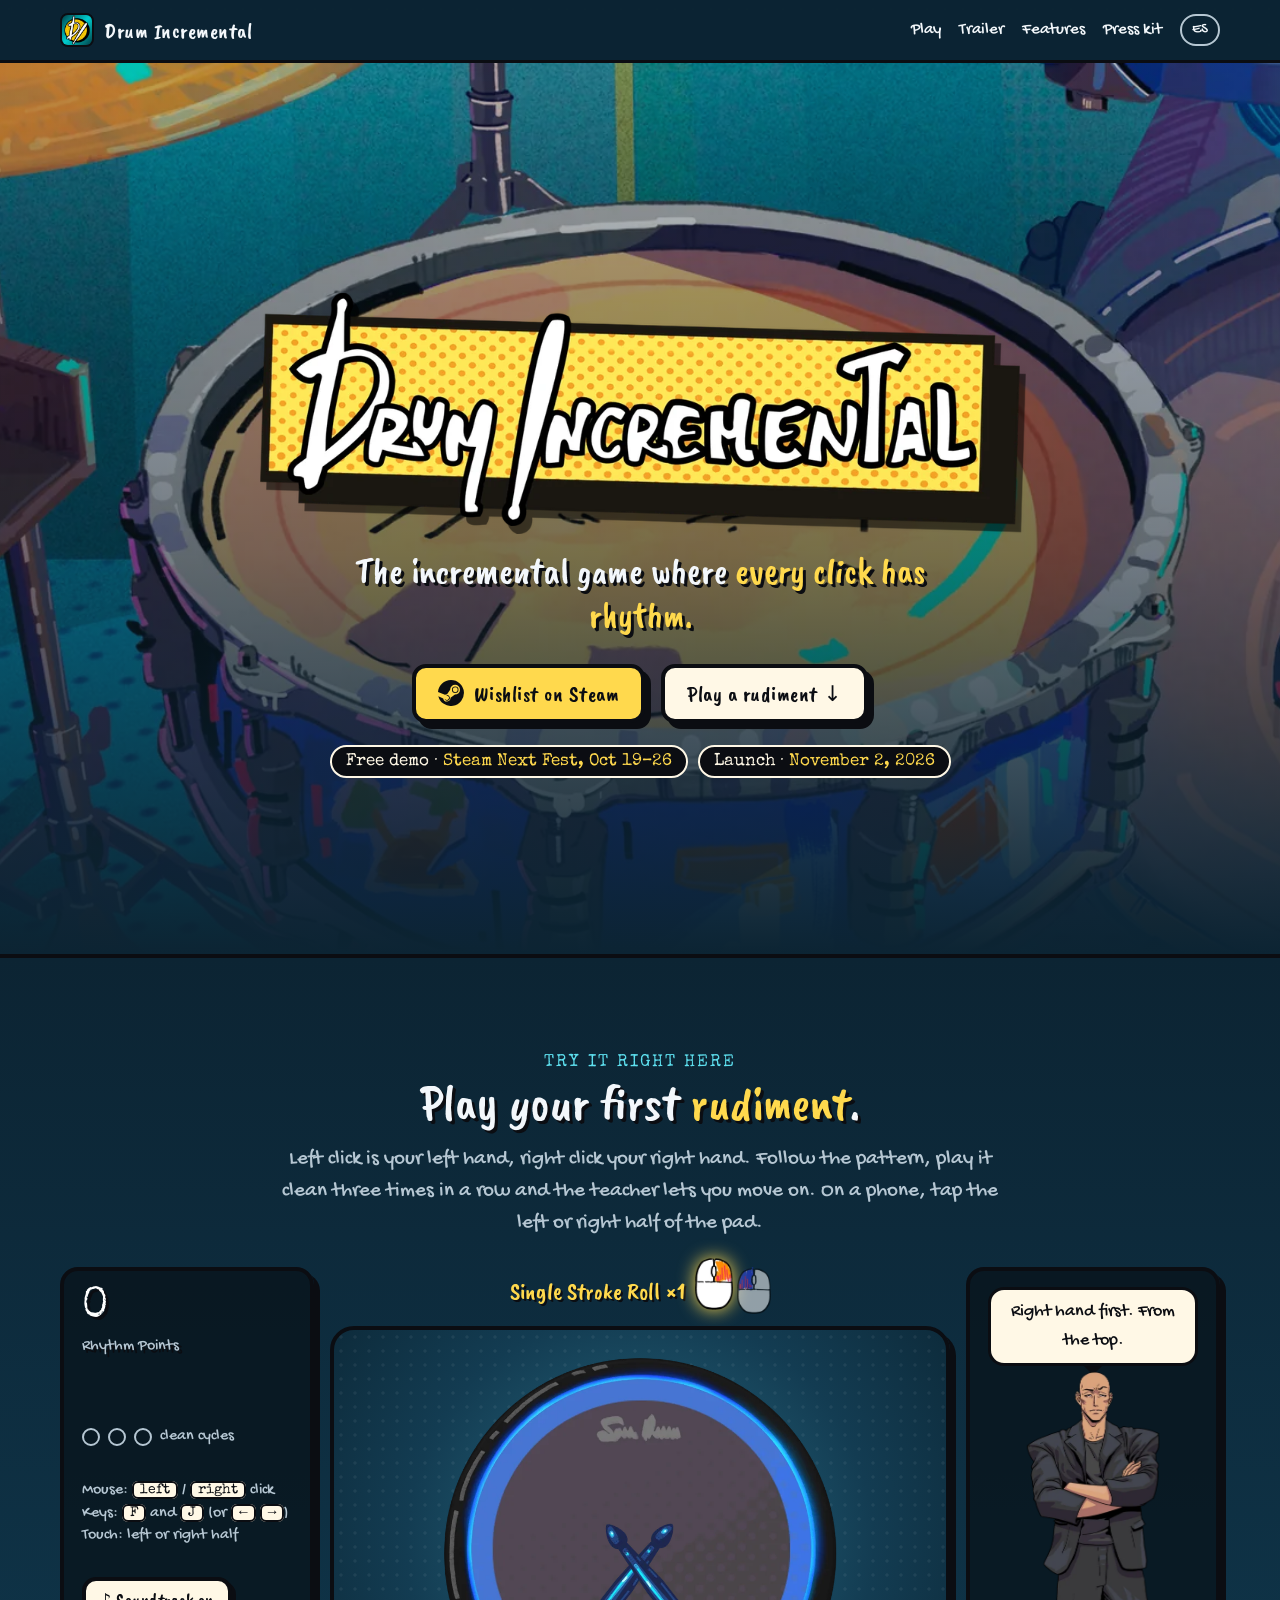
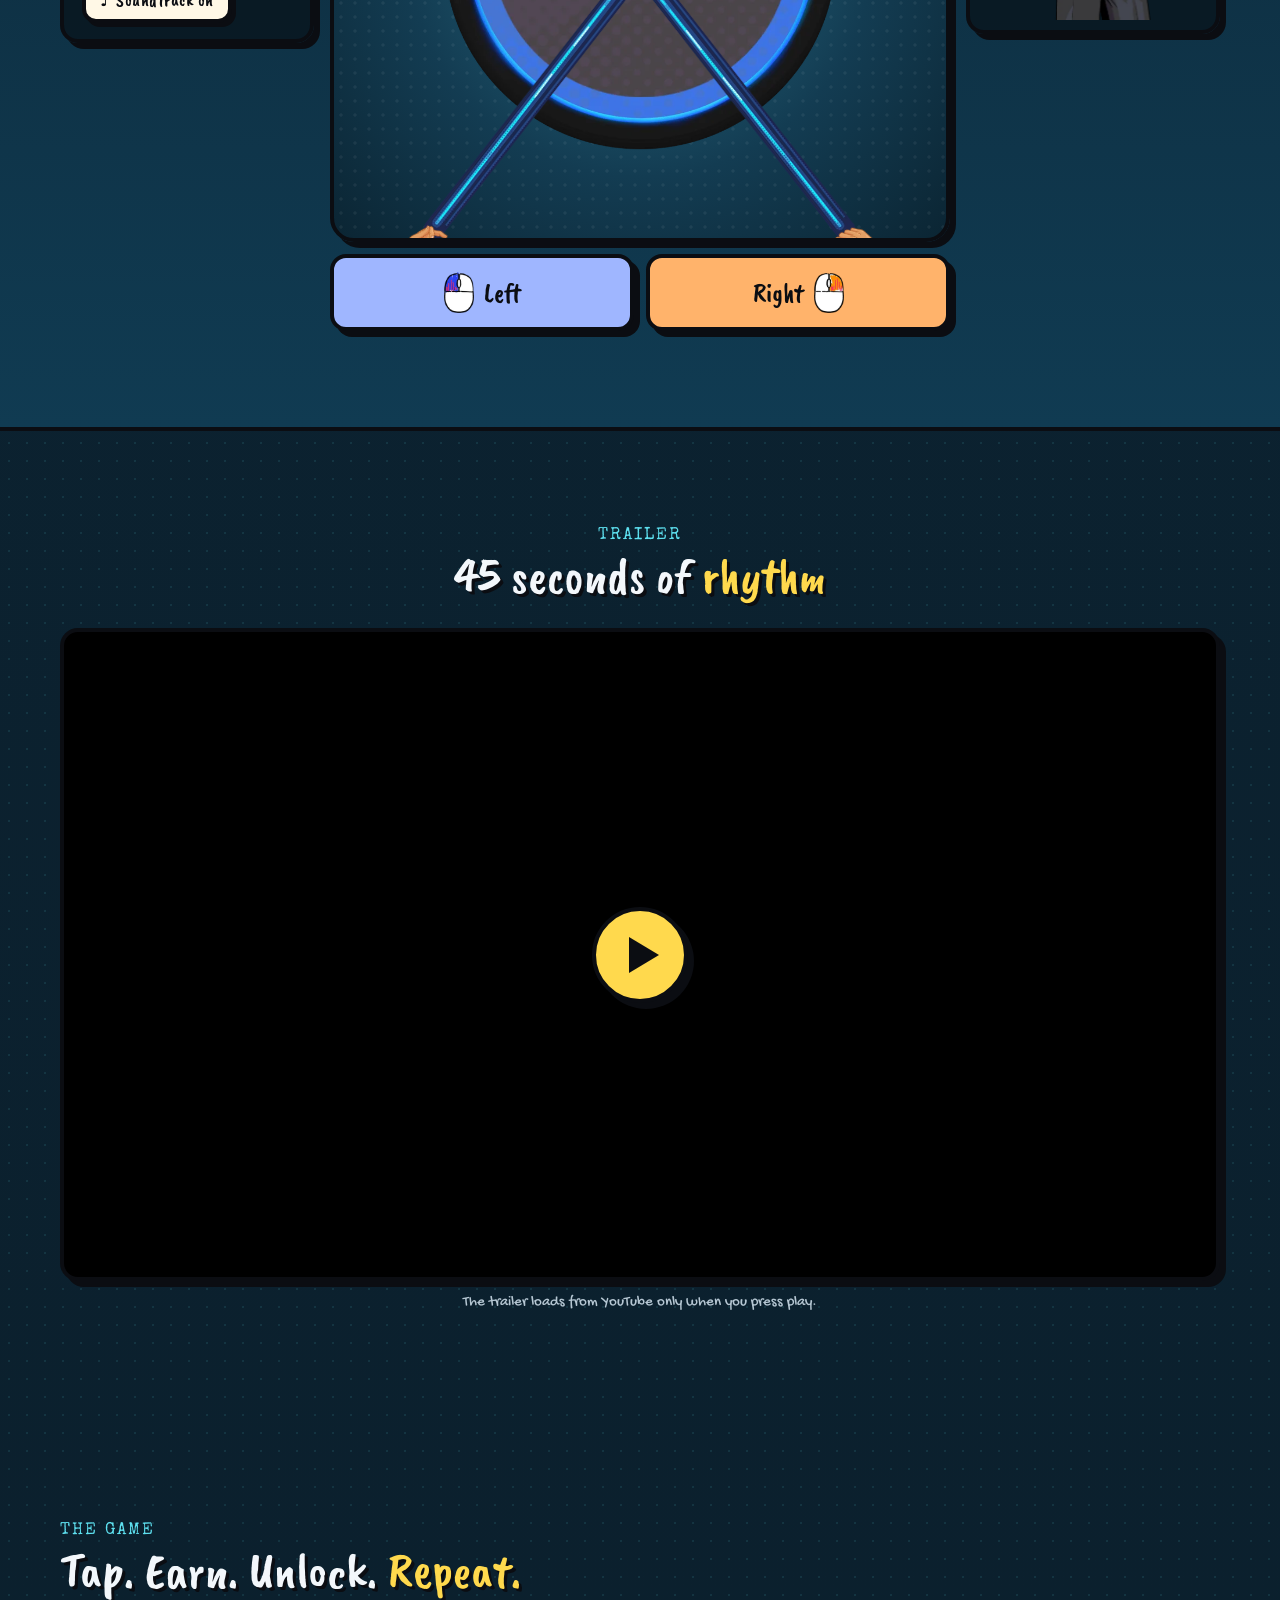
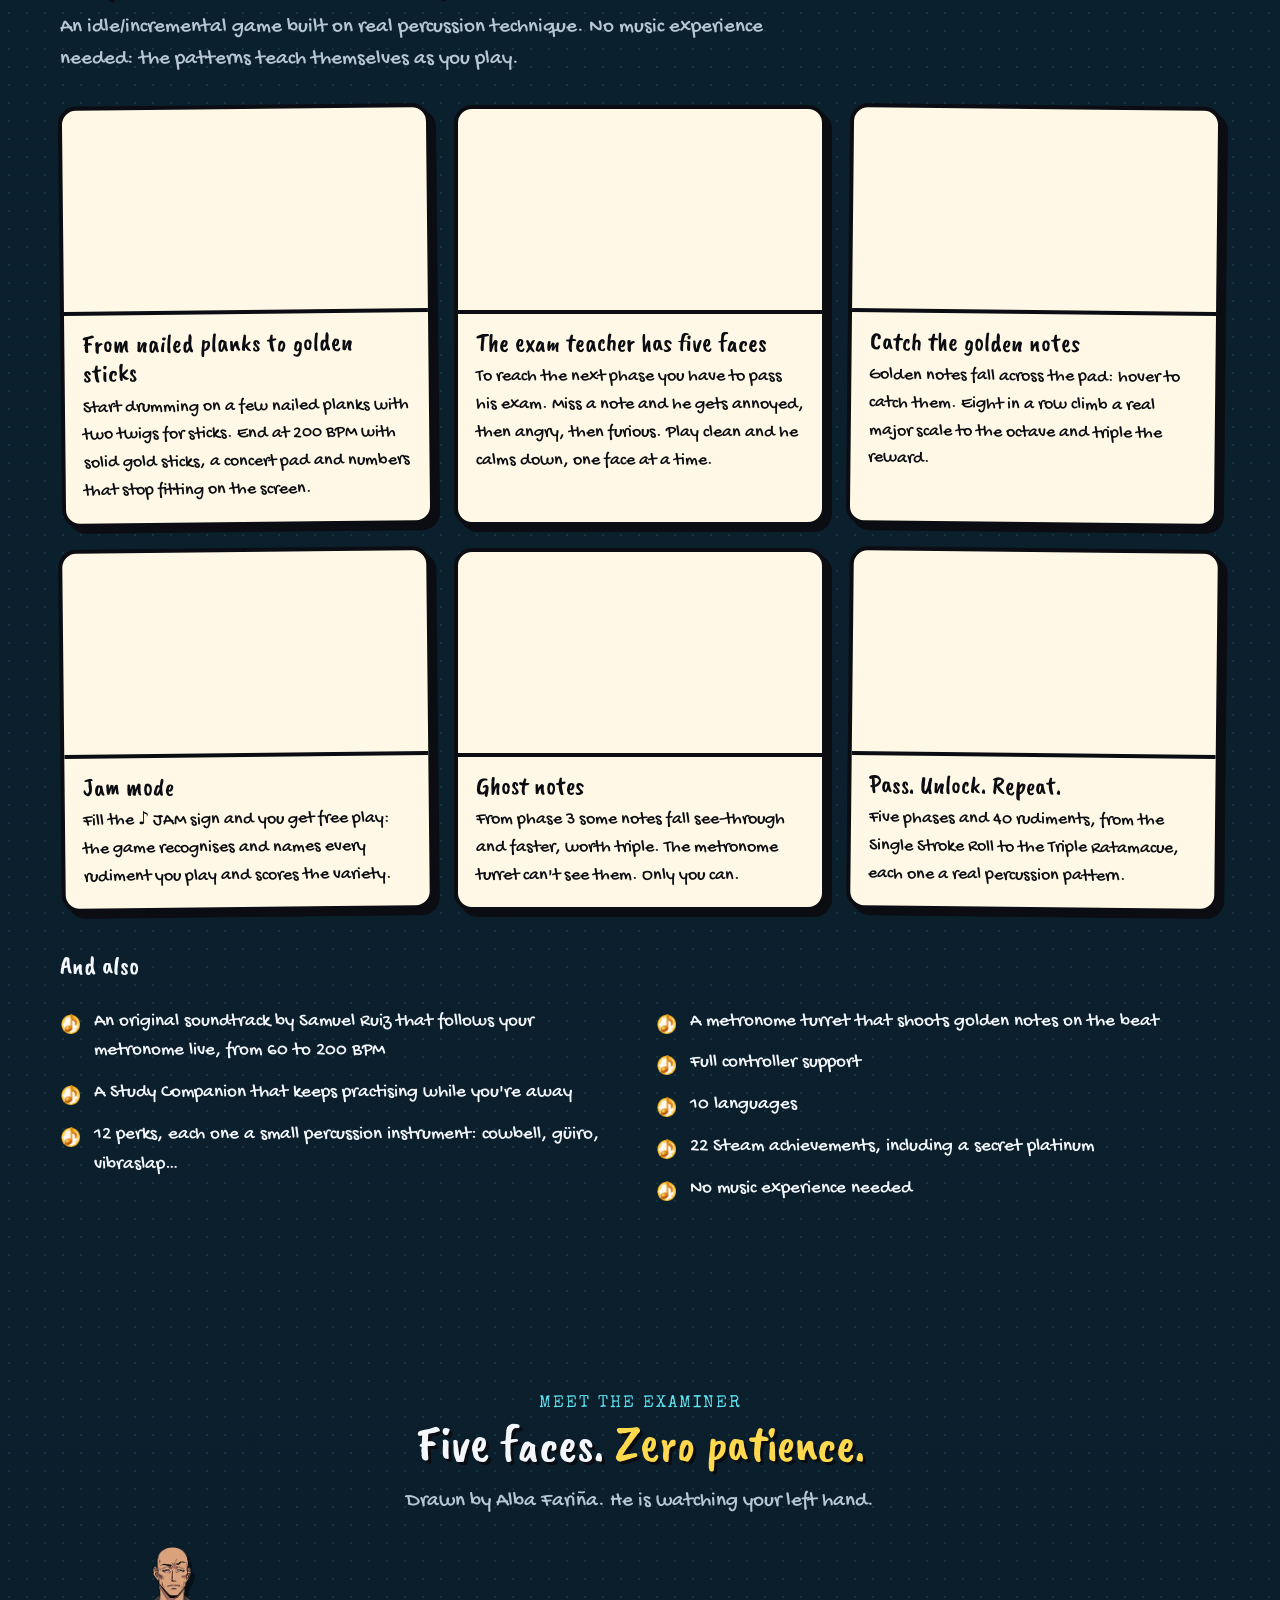
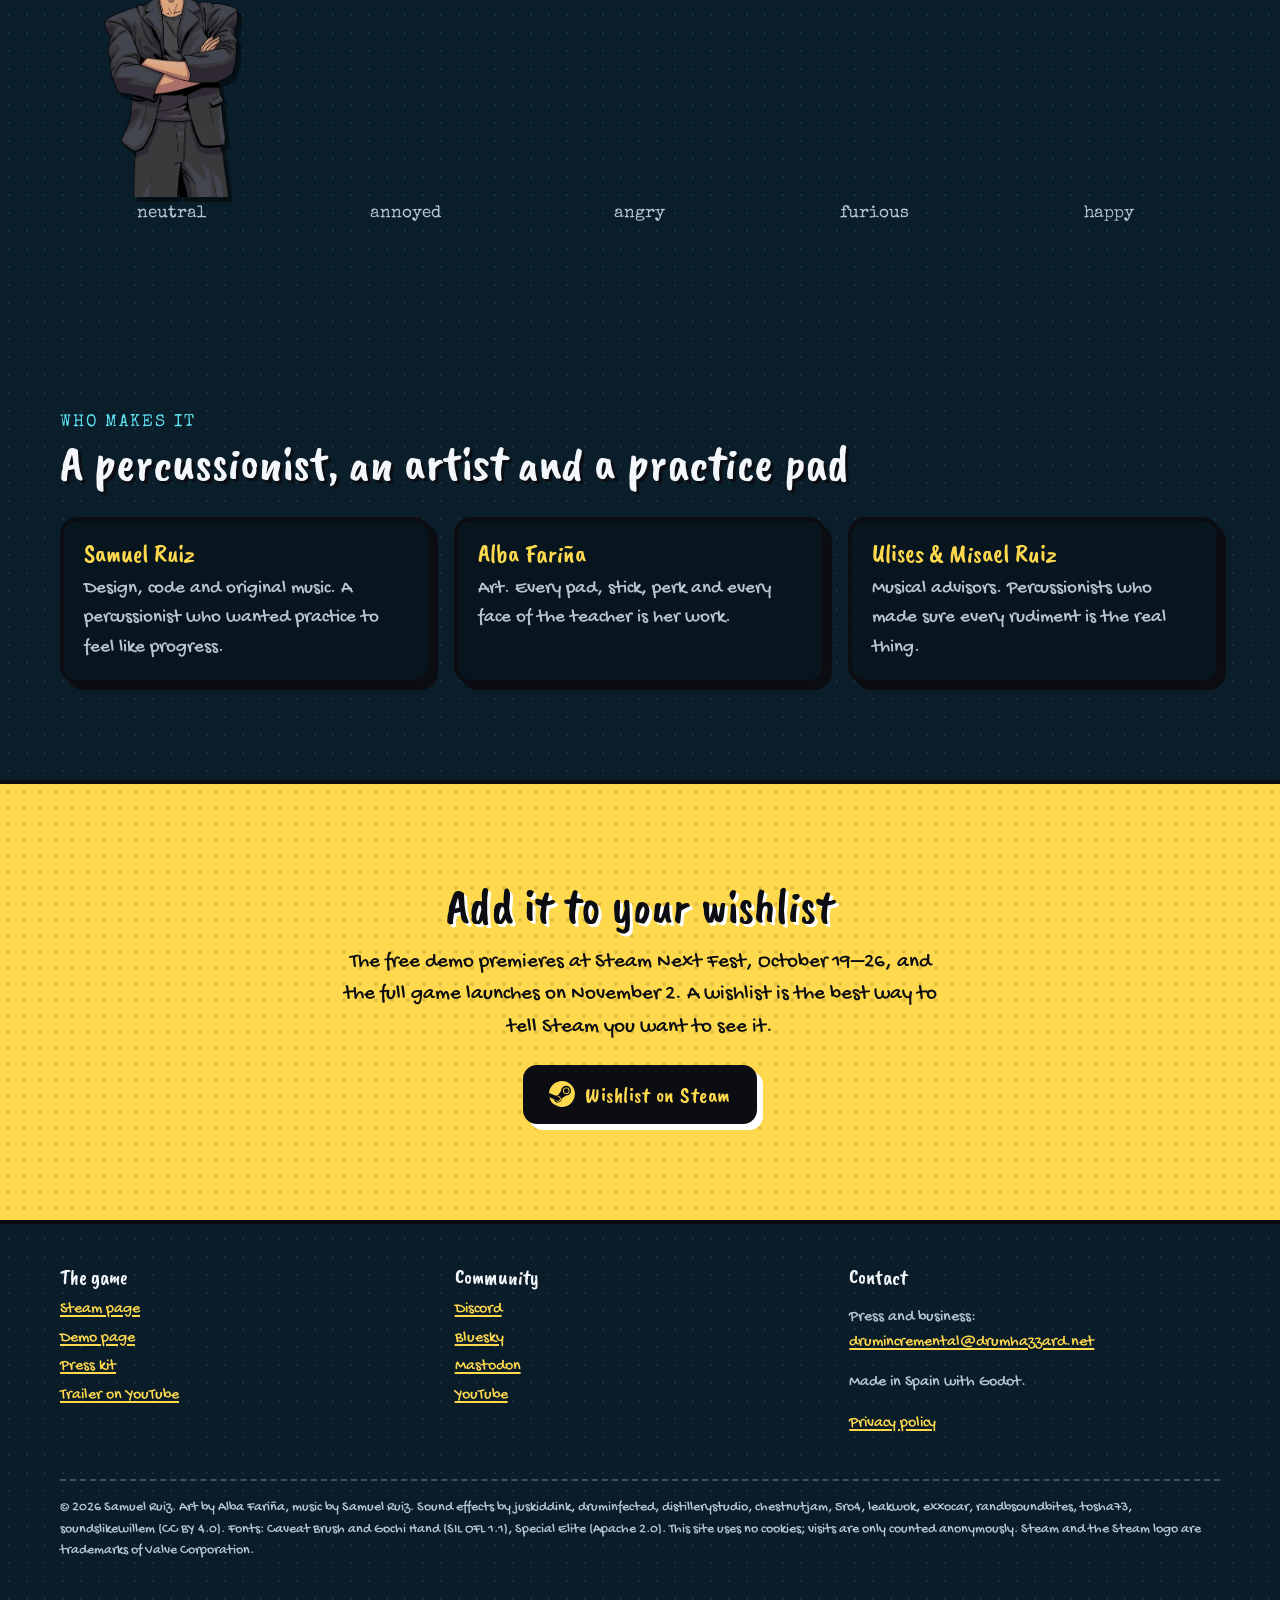
<file: index.html>
<!doctype html>
<html lang="en">
<head>
<meta charset="utf-8">
<meta name="viewport" content="width=device-width, initial-scale=1">
<meta http-equiv="Content-Security-Policy" content="default-src 'self'; script-src 'self' https://static.cloudflareinsights.com; style-src 'self'; img-src 'self' data:; font-src 'self'; media-src 'self'; connect-src 'self' https://cloudflareinsights.com; frame-src https://www.youtube-nocookie.com; object-src 'none'; base-uri 'self'; form-action 'none'; upgrade-insecure-requests">
<meta name="referrer" content="strict-origin-when-cross-origin">
<title>Drum Incremental — the incremental game where every click has rhythm</title>
<meta name="description" content="A satisfying incremental game where every click has rhythm. Tap real percussion rudiments, earn Rhythm Points, unlock 40 patterns across 5 phases. Demo at Steam Next Fest Oct 19–26, launching November 2.">
<link rel="canonical" href="https://drumincremental.drumhazzard.net/">
<link rel="alternate" hreflang="en" href="https://drumincremental.drumhazzard.net/">
<link rel="alternate" hreflang="es" href="https://drumincremental.drumhazzard.net/es/">
<link rel="alternate" hreflang="x-default" href="https://drumincremental.drumhazzard.net/">
<meta name="theme-color" content="#0c2433">
<meta property="og:type" content="website">
<meta property="og:site_name" content="Drum Incremental">
<meta property="og:title" content="Drum Incremental — the incremental game where every click has rhythm">
<meta property="og:description" content="A satisfying incremental game where every click has rhythm. Tap real percussion rudiments, earn Rhythm Points, unlock 40 patterns across 5 phases. Demo at Steam Next Fest Oct 19–26, launching November 2.">
<meta property="og:url" content="https://drumincremental.drumhazzard.net/">
<meta property="og:image" content="https://drumincremental.drumhazzard.net/assets/img/og.jpg">
<meta property="og:image:width" content="1200">
<meta property="og:image:height" content="630">
<meta property="og:locale" content="en_US">
<meta name="twitter:card" content="summary_large_image">
<link rel="icon" href="favicon-32.png" sizes="32x32" type="image/png">
<link rel="apple-touch-icon" href="apple-touch-icon.png">
<link rel="manifest" href="site.webmanifest">
<link rel="preload" href="assets/fonts/CaveatBrush-Regular.woff2" as="font" type="font/woff2" crossorigin>
<link rel="preload" href="assets/fonts/GochiHand-Regular.woff2" as="font" type="font/woff2" crossorigin>
<link rel="stylesheet" href="assets/css/site.css">
<script type="application/ld+json">{"@context": "https://schema.org", "@type": "VideoGame", "name": "Drum Incremental", "url": "https://drumincremental.drumhazzard.net/", "description": "A satisfying incremental game where every click has rhythm. Tap real percussion rudiments, earn Rhythm Points, unlock 40 patterns across 5 phases. Demo at Steam Next Fest Oct 19–26, launching November 2.", "genre": ["Incremental", "Idle", "Rhythm"], "gamePlatform": "PC", "operatingSystem": "Windows", "applicationCategory": "Game", "datePublished": "2026-11-02", "author": {"@type": "Person", "name": "Samuel Ruiz"}, "image": "https://drumincremental.drumhazzard.net/assets/img/og.jpg", "sameAs": ["https://store.steampowered.com/app/4656440/", "https://discord.gg/WV4D6YvD7t", "https://bsky.app/profile/drumincremental.bsky.social", "https://www.youtube.com/@drumincremental"], "trailer": {"@type": "VideoObject", "name": "Drum Incremental — Official Trailer", "embedUrl": "https://www.youtube.com/embed/2rRLdg3Yjb4", "thumbnailUrl": "https://drumincremental.drumhazzard.net/assets/img/og.jpg", "uploadDate": "2026-09-21"}}</script>
</head>
<body>
<a class="skip" href="#main">Skip to content</a>
<header class="topbar"><div class="wrap">
  <a class="brand" href="./"><img src="assets/img/icon-192.png" alt="" width="34" height="34"><span>Drum Incremental</span></a>
  <nav aria-label="Main">
    <a class="hide-sm" href="./#play">Play</a>
    <a class="hide-sm" href="./#trailer">Trailer</a>
    <a class="hide-sm" href="./#features">Features</a>
    <a href="presskit/">Press kit</a>
    <a class="lang" href="es/" hreflang="es" aria-label="Leer en español">ES</a>
  </nav>
</div></header>

<main id="main">
<section class="hero"><div class="wrap">
  <h1><img class="logo" src="assets/img/logo.webp" alt="Drum Incremental" width="1000" height="307" fetchpriority="high"></h1>
  <p class="tagline">The incremental game where <em>every click has rhythm.</em></p>
  <div class="cta"><a class="btn" href="https://store.steampowered.com/app/4656440/?utm_source=website&utm_medium=web&utm_campaign=site" rel="noopener" target="_blank"><svg viewBox="0 0 24 24" aria-hidden="true"><path fill="currentColor" d="M11.98 0C5.67 0 .5 4.87 0 11.07l6.44 2.66a3.4 3.4 0 0 1 1.92-.59l2.87-4.15v-.06a4.54 4.54 0 1 1 4.54 4.54h-.1l-4.09 2.92a3.41 3.41 0 0 1-6.77.6L.3 14.93A12 12 0 1 0 11.98 0zM7.54 18.21l-1.47-.61a2.55 2.55 0 1 0 1.4-3.5l1.52.63a1.88 1.88 0 1 1-1.45 3.47zm11.4-9.28a3.03 3.03 0 1 0-3.03 3.02 3.03 3.03 0 0 0 3.03-3.02zm-5.3 0a2.28 2.28 0 1 1 2.28 2.28 2.28 2.28 0 0 1-2.28-2.28z"/></svg>Wishlist on Steam</a><a class="btn ghost" href="#play">Play a rudiment ↓</a></div>
  <div class="dates"><span class="chip">Free demo · <b>Steam Next Fest, Oct 19–26</b></span><span class="chip">Launch · <b>November 2, 2026</b></span></div>
</div></section>

<section class="play" id="play"><div class="wrap">
  <div class="center"><p class="kicker">Try it right here</p><h2>Play your first <span class="hl">rudiment</span>.</h2><p class="lead">Left click is your left hand, right click your right hand. Follow the pattern, play it clean three times in a row and the teacher lets you move on. On a phone, tap the left or right half of the pad.</p></div>
  <div class="toy" id="toy" data-base="" data-strings="{&quot;r1&quot;: &quot;Single Stroke Roll&quot;, &quot;r2&quot;: &quot;Double Stroke Roll&quot;, &quot;r3&quot;: &quot;Single Paradiddle&quot;, &quot;left&quot;: &quot;left hand&quot;, &quot;right&quot;: &quot;right hand&quot;, &quot;combo&quot;: &quot;COMBO&quot;, &quot;mastered&quot;: &quot;Rudiment mastered!&quot;, &quot;finale&quot;: &quot;You passed. That&#x27;s the demo of the demo.&quot;, &quot;musicOn&quot;: &quot;♪ Soundtrack on&quot;, &quot;musicOff&quot;: &quot;♪ Soundtrack off&quot;, &quot;faces&quot;: {&quot;neutral&quot;: &quot;neutral&quot;, &quot;annoyed&quot;: &quot;annoyed&quot;, &quot;angry&quot;: &quot;angry&quot;, &quot;furious&quot;: &quot;furious&quot;, &quot;happy&quot;: &quot;happy&quot;}, &quot;say&quot;: {&quot;start&quot;: &quot;Right hand first. From the top.&quot;, &quot;wantL&quot;: &quot;Left hand!&quot;, &quot;wantR&quot;: &quot;Right hand!&quot;, &quot;calm&quot;: [&quot;Better.&quot;, &quot;That&#x27;s it. Keep going.&quot;, &quot;Now we&#x27;re talking.&quot;], &quot;next&quot;: &quot;Good. Now: {name}.&quot;, &quot;finale&quot;: &quot;…Fine. You pass. For now.&quot;}}">
    <div class="panel hud">
      <div class="pr"><span class="num">0</span><small>Rhythm Points</small></div>
      <div class="combo" aria-live="polite"></div>
      <div class="cycles"><i></i><i></i><i></i><span>clean cycles</span></div>
      <p class="keys">Mouse: <kbd>left</kbd> / <kbd>right</kbd> click<br>Keys: <kbd>F</kbd> and <kbd>J</kbd> (or <kbd>←</kbd> <kbd>→</kbd>)<br>Touch: left or right half</p>
      <button class="btn small ghost music-btn" type="button" aria-pressed="false">♪ Soundtrack on</button>
    </div>
    <div class="stage-col">
      <div class="strip"><span class="rname"></span><span class="steps" aria-hidden="true"></span></div>
      <div class="stage" role="application" aria-label="Practice pad: left click plays the left hand, right click the right hand">
        <img class="pad" src="assets/img/pad.webp" alt="" width="720" height="720" draggable="false">
        <div class="arm left" aria-hidden="true"><img class="stick" src="assets/img/stick.webp" alt="" width="34" height="640" draggable="false"><img class="hand" src="assets/img/hand-left.webp" alt="" width="200" height="248" draggable="false"></div>
        <div class="arm right" aria-hidden="true"><img class="stick" src="assets/img/stick.webp" alt="" width="34" height="640" draggable="false"><img class="hand" src="assets/img/hand-right.webp" alt="" width="200" height="230" draggable="false"></div>
        <div class="fx" aria-hidden="true"></div>
      </div>
      <div class="tapbar">
        <button class="tap l" type="button" data-hand="L"><img src="assets/img/click-left.webp" alt="" width="30" height="41">Left</button>
        <button class="tap r" type="button" data-hand="R">Right<img src="assets/img/click-right.webp" alt="" width="30" height="41"></button>
      </div>
      <p class="sr-only sr-live" aria-live="assertive"></p>
      <div class="done-card panel">
        <h3>That&#x27;s 3 of 40 rudiments.</h3><p>The full game has 40 real percussion rudiments, 5 phases with an exam at every gate, golden notes, a jam mode and an original soundtrack that follows your tempo.</p>
        <div class="cta"><a class="btn" href="https://store.steampowered.com/app/4656440/?utm_source=website&utm_medium=web&utm_campaign=site" rel="noopener" target="_blank"><svg viewBox="0 0 24 24" aria-hidden="true"><path fill="currentColor" d="M11.98 0C5.67 0 .5 4.87 0 11.07l6.44 2.66a3.4 3.4 0 0 1 1.92-.59l2.87-4.15v-.06a4.54 4.54 0 1 1 4.54 4.54h-.1l-4.09 2.92a3.41 3.41 0 0 1-6.77.6L.3 14.93A12 12 0 1 0 11.98 0zM7.54 18.21l-1.47-.61a2.55 2.55 0 1 0 1.4-3.5l1.52.63a1.88 1.88 0 1 1-1.45 3.47zm11.4-9.28a3.03 3.03 0 1 0-3.03 3.02 3.03 3.03 0 0 0 3.03-3.02zm-5.3 0a2.28 2.28 0 1 1 2.28 2.28 2.28 2.28 0 0 1-2.28-2.28z"/></svg>Wishlist on Steam</a><button class="btn ghost again" type="button">Play again</button></div>
      </div>
    </div>
    <div class="panel teacher">
      <p class="bubble" aria-live="polite"></p>
      <figure><img src="assets/img/teacher-neutral.webp" alt="" width="299" height="560"></figure>
      <p class="face"></p>
    </div>
  </div>
</div></section>

<section id="trailer"><div class="wrap">
  <div class="center"><p class="kicker">Trailer</p><h2>45 seconds of <span class="hl">rhythm</span></h2></div>
  <div class="video"><button type="button" data-yt="2rRLdg3Yjb4" aria-label="Play the Drum Incremental trailer"><img src="assets/img/trailer-poster.webp" alt="" width="1600" height="900" loading="lazy" decoding="async"><span class="playicon"></span></button></div>
  <p class="video-note center">The trailer loads from YouTube only when you press play.</p>
</div></section>

<section id="features"><div class="wrap">
  <p class="kicker">The game</p><h2>Tap. Earn. Unlock. <span class="hl">Repeat.</span></h2><p class="lead">An idle/incremental game built on real percussion technique. No music experience needed: the patterns teach themselves as you play.</p>
  <div class="features">
  <article class="feature">
    <img src="assets/img/shots/endgame-800.webp" srcset="assets/img/shots/endgame-800.webp 800w, assets/img/shots/endgame-1600.webp 1600w" sizes="(max-width: 700px) 92vw, 380px" alt="From nailed planks to golden sticks" width="800" height="450" loading="lazy" decoding="async">
    <div class="body"><h3>From nailed planks to golden sticks</h3><p>Start drumming on a few nailed planks with two twigs for sticks. End at 200 BPM with solid gold sticks, a concert pad and numbers that stop fitting on the screen.</p></div>
  </article>
  <article class="feature">
    <img src="assets/img/shots/exam-furious-800.webp" srcset="assets/img/shots/exam-furious-800.webp 800w, assets/img/shots/exam-furious-1600.webp 1600w" sizes="(max-width: 700px) 92vw, 380px" alt="The exam teacher has five faces" width="800" height="450" loading="lazy" decoding="async">
    <div class="body"><h3>The exam teacher has five faces</h3><p>To reach the next phase you have to pass his exam. Miss a note and he gets annoyed, then angry, then furious. Play clean and he calms down, one face at a time.</p></div>
  </article>
  <article class="feature">
    <img src="assets/img/shots/golden-octave-800.webp" srcset="assets/img/shots/golden-octave-800.webp 800w, assets/img/shots/golden-octave-1600.webp 1600w" sizes="(max-width: 700px) 92vw, 380px" alt="Catch the golden notes" width="800" height="450" loading="lazy" decoding="async">
    <div class="body"><h3>Catch the golden notes</h3><p>Golden notes fall across the pad: hover to catch them. Eight in a row climb a real major scale to the octave and triple the reward.</p></div>
  </article>
  <article class="feature">
    <img src="assets/img/shots/jam-800.webp" srcset="assets/img/shots/jam-800.webp 800w, assets/img/shots/jam-1600.webp 1600w" sizes="(max-width: 700px) 92vw, 380px" alt="Jam mode" width="800" height="450" loading="lazy" decoding="async">
    <div class="body"><h3>Jam mode</h3><p>Fill the ♪ JAM sign and you get free play: the game recognises and names every rudiment you play and scores the variety.</p></div>
  </article>
  <article class="feature">
    <img src="assets/img/shots/ghost-note-800.webp" srcset="assets/img/shots/ghost-note-800.webp 800w, assets/img/shots/ghost-note-1600.webp 1600w" sizes="(max-width: 700px) 92vw, 380px" alt="Ghost notes" width="800" height="450" loading="lazy" decoding="async">
    <div class="body"><h3>Ghost notes</h3><p>From phase 3 some notes fall see-through and faster, worth triple. The metronome turret can&#x27;t see them. Only you can.</p></div>
  </article>
  <article class="feature">
    <img src="assets/img/shots/exam-passed-800.webp" srcset="assets/img/shots/exam-passed-800.webp 800w, assets/img/shots/exam-passed-1600.webp 1600w" sizes="(max-width: 700px) 92vw, 380px" alt="Pass. Unlock. Repeat." width="800" height="450" loading="lazy" decoding="async">
    <div class="body"><h3>Pass. Unlock. Repeat.</h3><p>Five phases and 40 rudiments, from the Single Stroke Roll to the Triple Ratamacue, each one a real percussion pattern.</p></div>
  </article>
  </div>
  <h3 class="mt40">And also</h3>
  <ul class="bullets">
  <li>An original soundtrack by Samuel Ruiz that follows your metronome live, from 60 to 200 BPM</li>
  <li>A Study Companion that keeps practising while you&#x27;re away</li>
  <li>12 perks, each one a small percussion instrument: cowbell, güiro, vibraslap…</li>
  <li>A metronome turret that shoots golden notes on the beat</li>
  <li>Full controller support</li>
  <li>10 languages</li>
  <li>22 Steam achievements, including a secret platinum</li>
  <li>No music experience needed</li>
  </ul>
</div></section>

<section><div class="wrap center">
  <p class="kicker">Meet the examiner</p><h2>Five faces. <span class="hl">Zero patience.</span></h2><p class="lead">Drawn by Alba Fariña. He is watching your left hand.</p>
  <div class="faces">
  <figure><img src="assets/img/teacher-neutral.webp" alt="neutral" width="299" height="560" loading="lazy" decoding="async"><figcaption>neutral</figcaption></figure>
  <figure><img src="assets/img/teacher-annoyed.webp" alt="annoyed" width="299" height="560" loading="lazy" decoding="async"><figcaption>annoyed</figcaption></figure>
  <figure><img src="assets/img/teacher-angry.webp" alt="angry" width="299" height="560" loading="lazy" decoding="async"><figcaption>angry</figcaption></figure>
  <figure><img src="assets/img/teacher-furious.webp" alt="furious" width="299" height="560" loading="lazy" decoding="async"><figcaption>furious</figcaption></figure>
  <figure><img src="assets/img/teacher-happy.webp" alt="happy" width="299" height="560" loading="lazy" decoding="async"><figcaption>happy</figcaption></figure>
  </div>
</div></section>

<section><div class="wrap">
  <p class="kicker">Who makes it</p><h2>A percussionist, an artist and a practice pad</h2>
  <div class="team">
  <div class="person"><h3>Samuel Ruiz</h3><p>Design, code and original music. A percussionist who wanted practice to feel like progress.</p></div>
  <div class="person"><h3>Alba Fariña</h3><p>Art. Every pad, stick, perk and every face of the teacher is her work.</p></div>
  <div class="person"><h3>Ulises &amp; Misael Ruiz</h3><p>Musical advisors. Percussionists who made sure every rudiment is the real thing.</p></div>
  </div>
</div></section>

<section class="final"><div class="wrap">
  <h2>Add it to your wishlist</h2><p>The free demo premieres at Steam Next Fest, October 19–26, and the full game launches on November 2. A wishlist is the best way to tell Steam you want to see it.</p><a class="btn" href="https://store.steampowered.com/app/4656440/?utm_source=website&utm_medium=web&utm_campaign=site" rel="noopener" target="_blank"><svg viewBox="0 0 24 24" aria-hidden="true"><path fill="currentColor" d="M11.98 0C5.67 0 .5 4.87 0 11.07l6.44 2.66a3.4 3.4 0 0 1 1.92-.59l2.87-4.15v-.06a4.54 4.54 0 1 1 4.54 4.54h-.1l-4.09 2.92a3.41 3.41 0 0 1-6.77.6L.3 14.93A12 12 0 1 0 11.98 0zM7.54 18.21l-1.47-.61a2.55 2.55 0 1 0 1.4-3.5l1.52.63a1.88 1.88 0 1 1-1.45 3.47zm11.4-9.28a3.03 3.03 0 1 0-3.03 3.02 3.03 3.03 0 0 0 3.03-3.02zm-5.3 0a2.28 2.28 0 1 1 2.28 2.28 2.28 2.28 0 0 1-2.28-2.28z"/></svg>Wishlist on Steam</a>
</div></section>
</main>
<footer><div class="wrap">
  <div class="cols">
    <div><h4>The game</h4><ul>
      <li><a href="https://store.steampowered.com/app/4656440/?utm_source=website&utm_medium=web&utm_campaign=site" rel="noopener" target="_blank">Steam page</a></li>
      <li><a href="https://store.steampowered.com/app/4656470/?utm_source=website&utm_medium=web&utm_campaign=site" rel="noopener" target="_blank">Demo page</a></li>
      <li><a href="presskit/">Press kit</a></li>
      <li><a href="https://www.youtube.com/watch?v=2rRLdg3Yjb4" rel="noopener" target="_blank">Trailer on YouTube</a></li>
    </ul></div>
    <div><h4>Community</h4><ul>
      <li><a href="https://discord.gg/WV4D6YvD7t" rel="noopener" target="_blank">Discord</a></li>
      <li><a href="https://bsky.app/profile/drumincremental.bsky.social" rel="noopener" target="_blank">Bluesky</a></li>
      <li><a href="https://mastodon.gamedev.place/@drumincremental" rel="me noopener" target="_blank">Mastodon</a></li>
      <li><a href="https://www.youtube.com/@drumincremental" rel="noopener" target="_blank">YouTube</a></li>
    </ul></div>
    <div><h4>Contact</h4><p>Press and business:<br><a href="mailto:drumincremental@drumhazzard.net">drumincremental@drumhazzard.net</a></p><p>Made in Spain with Godot.</p>
      <p><a href="privacy/">Privacy policy</a></p></div>
  </div>
  <p class="fine">© 2026 Samuel Ruiz. Art by Alba Fariña, music by Samuel Ruiz. Sound effects by juskiddink, druminfected, distillerystudio, chestnutjam, 5ro4, leakwok, exxocar, randbsoundbites, tosha73, soundslikewillem (CC BY 4.0). Fonts: Caveat Brush and Gochi Hand (SIL OFL 1.1), Special Elite (Apache 2.0). This site uses no cookies; visits are only counted anonymously. Steam and the Steam logo are trademarks of Valve Corporation.</p>
</div></footer>
<script src="assets/js/site.js" defer></script>
<script type="module" src="https://static.cloudflareinsights.com/beacon.min.js" data-cf-beacon='{"token": "24506bda5896492c94ac0d5fee43ecaa"}'></script>
<script src="assets/js/pad.js" defer></script>
</body>
</html>
</file>
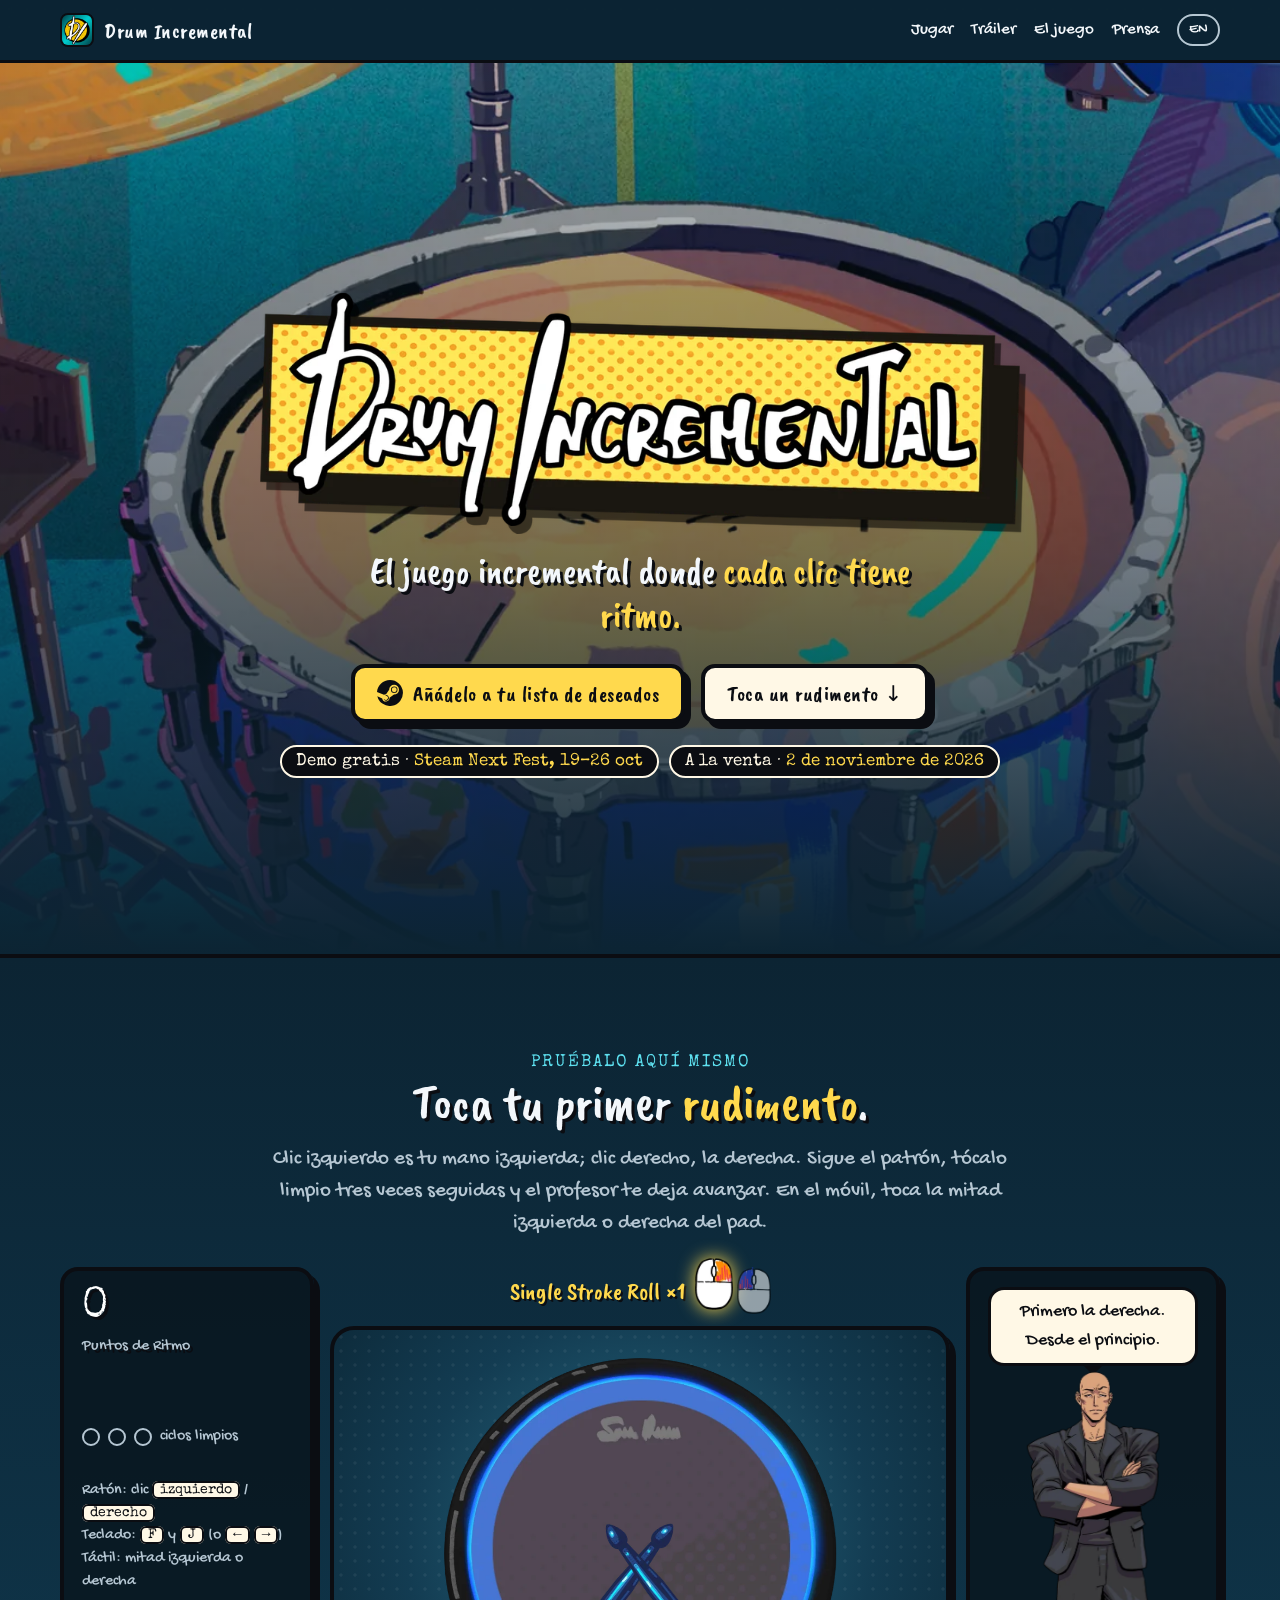
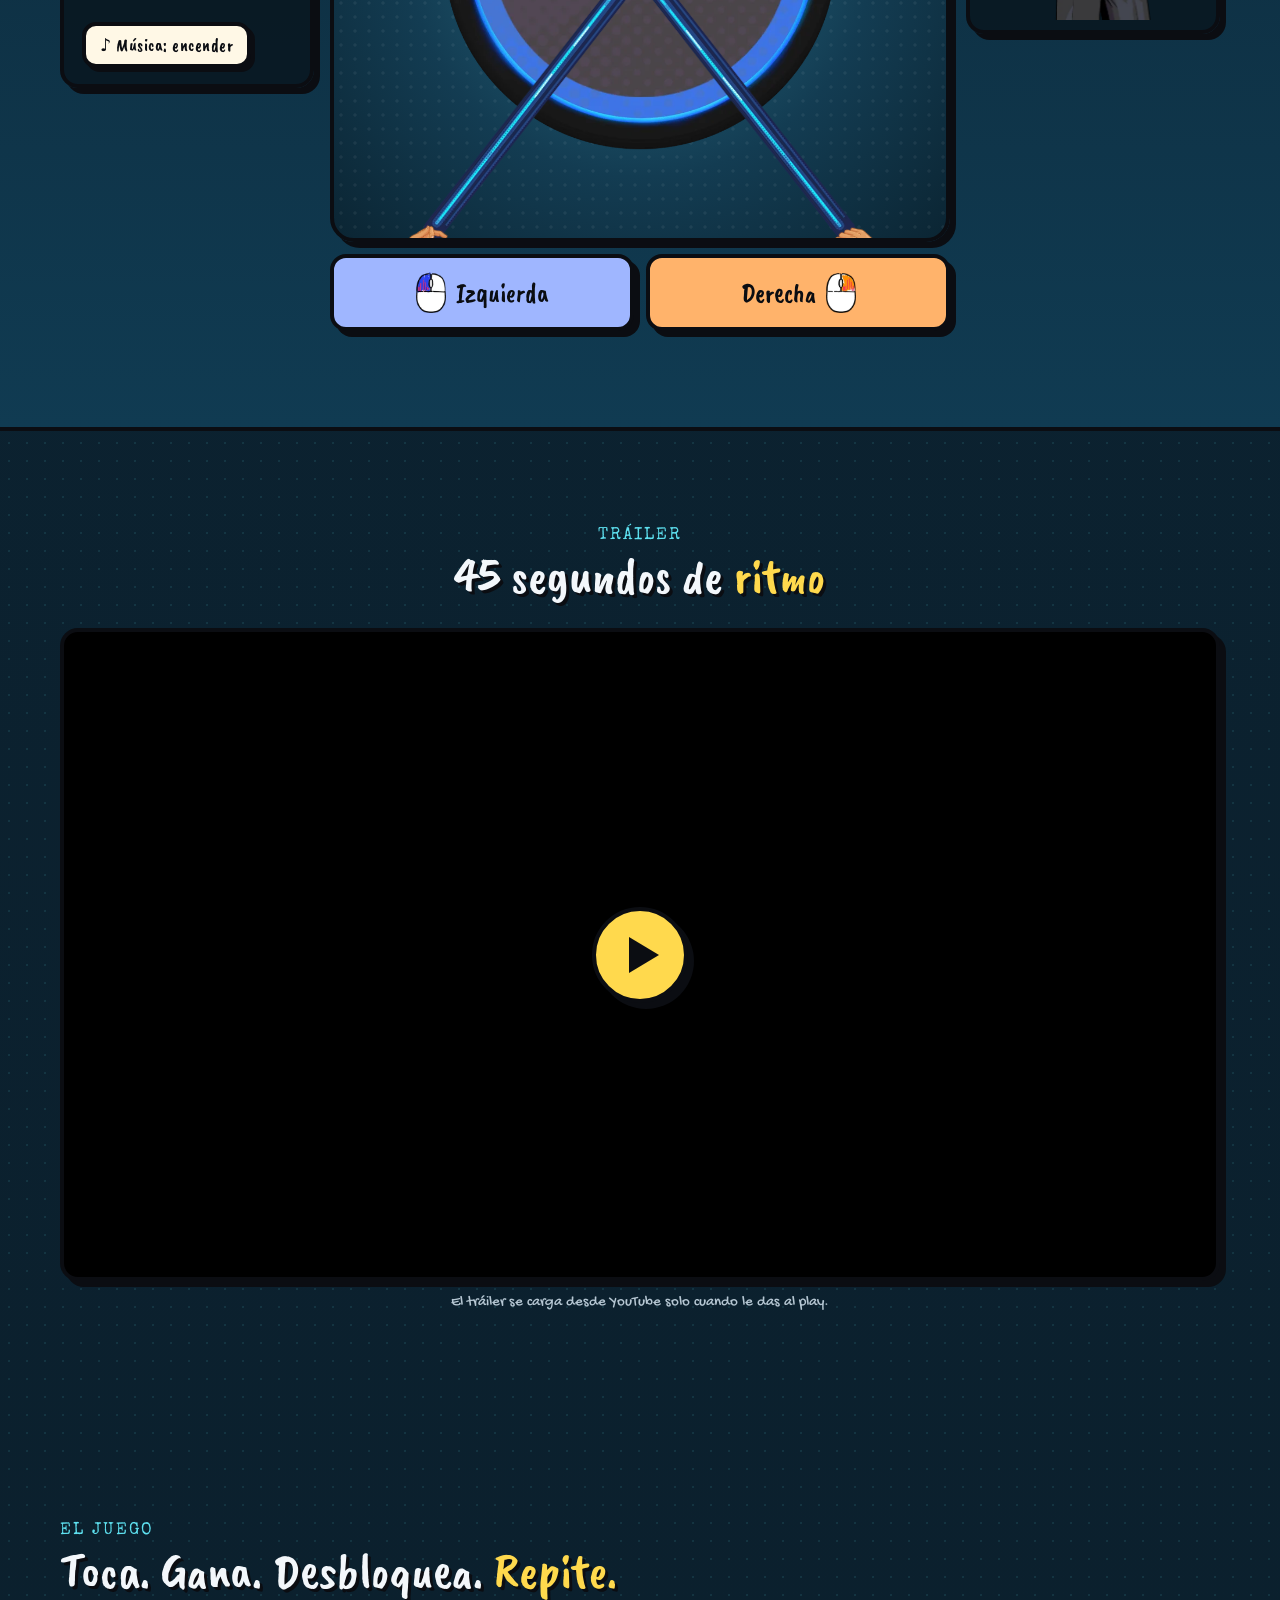
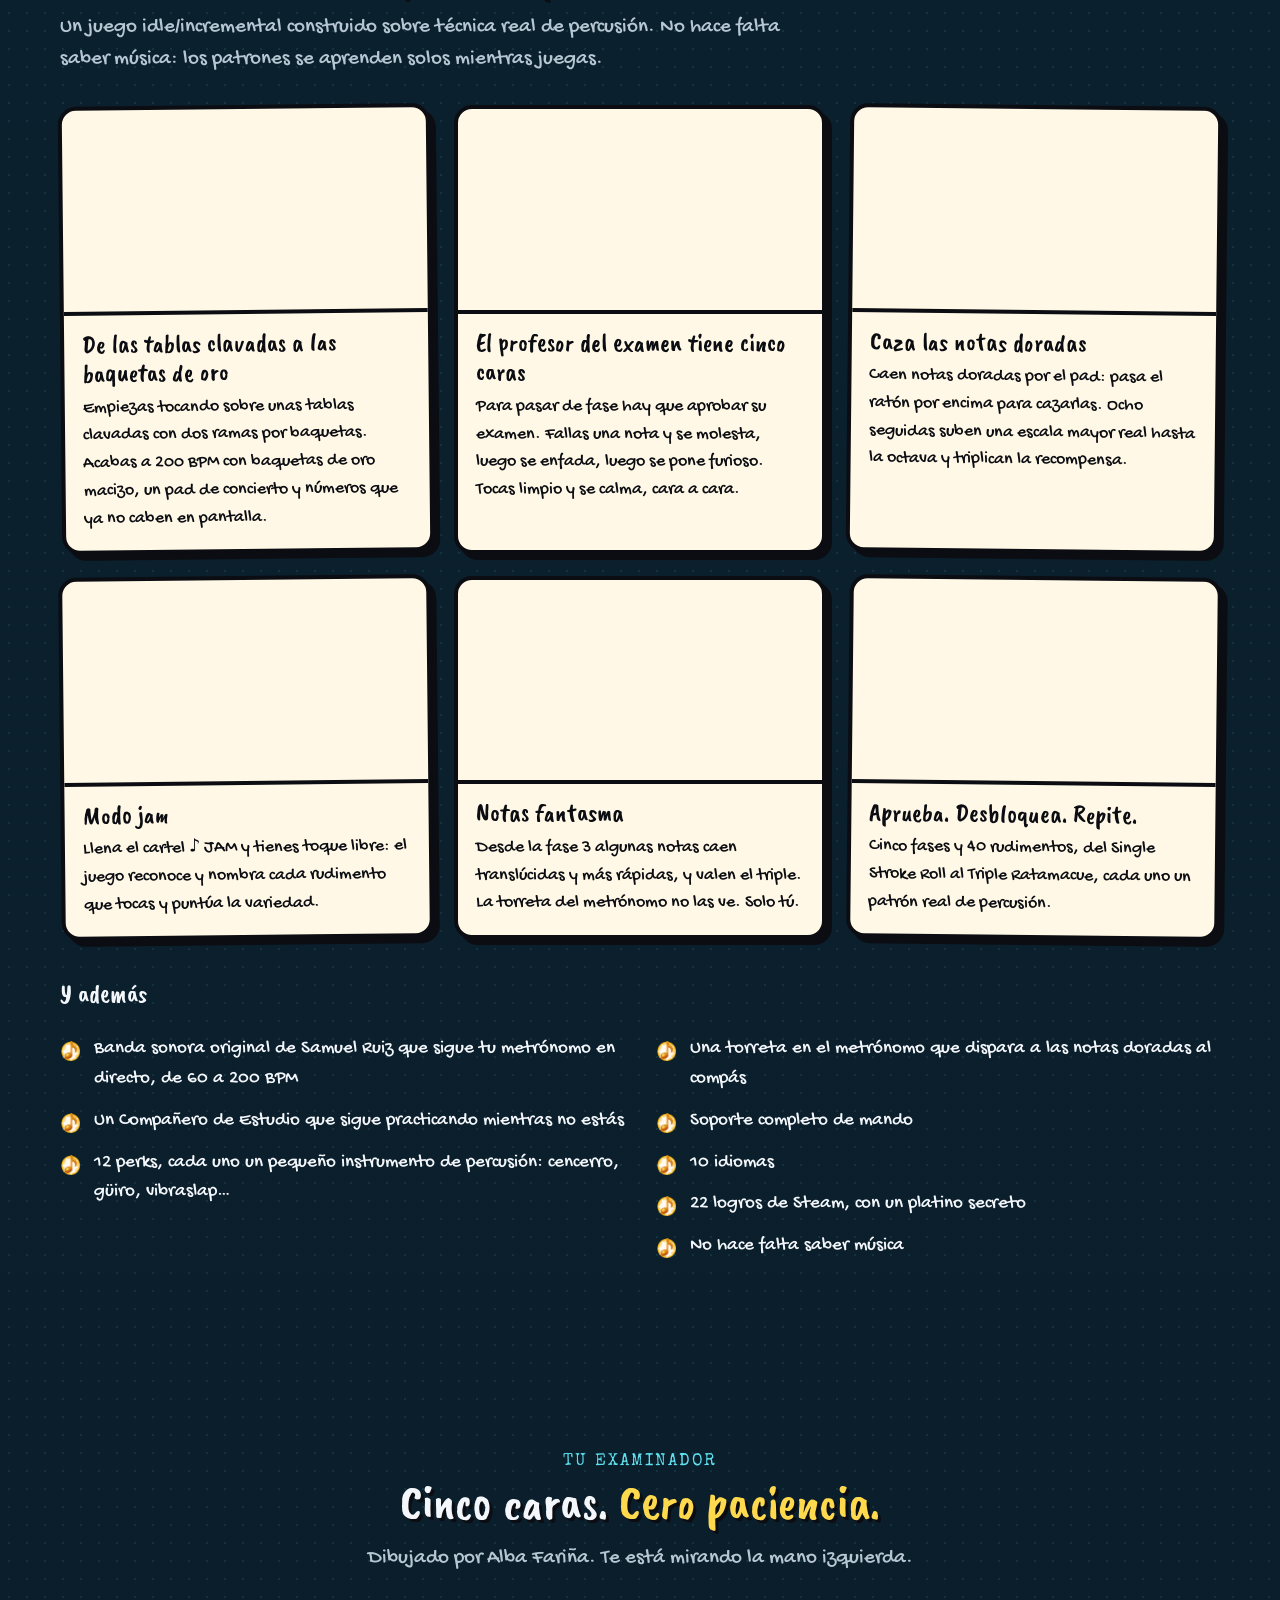
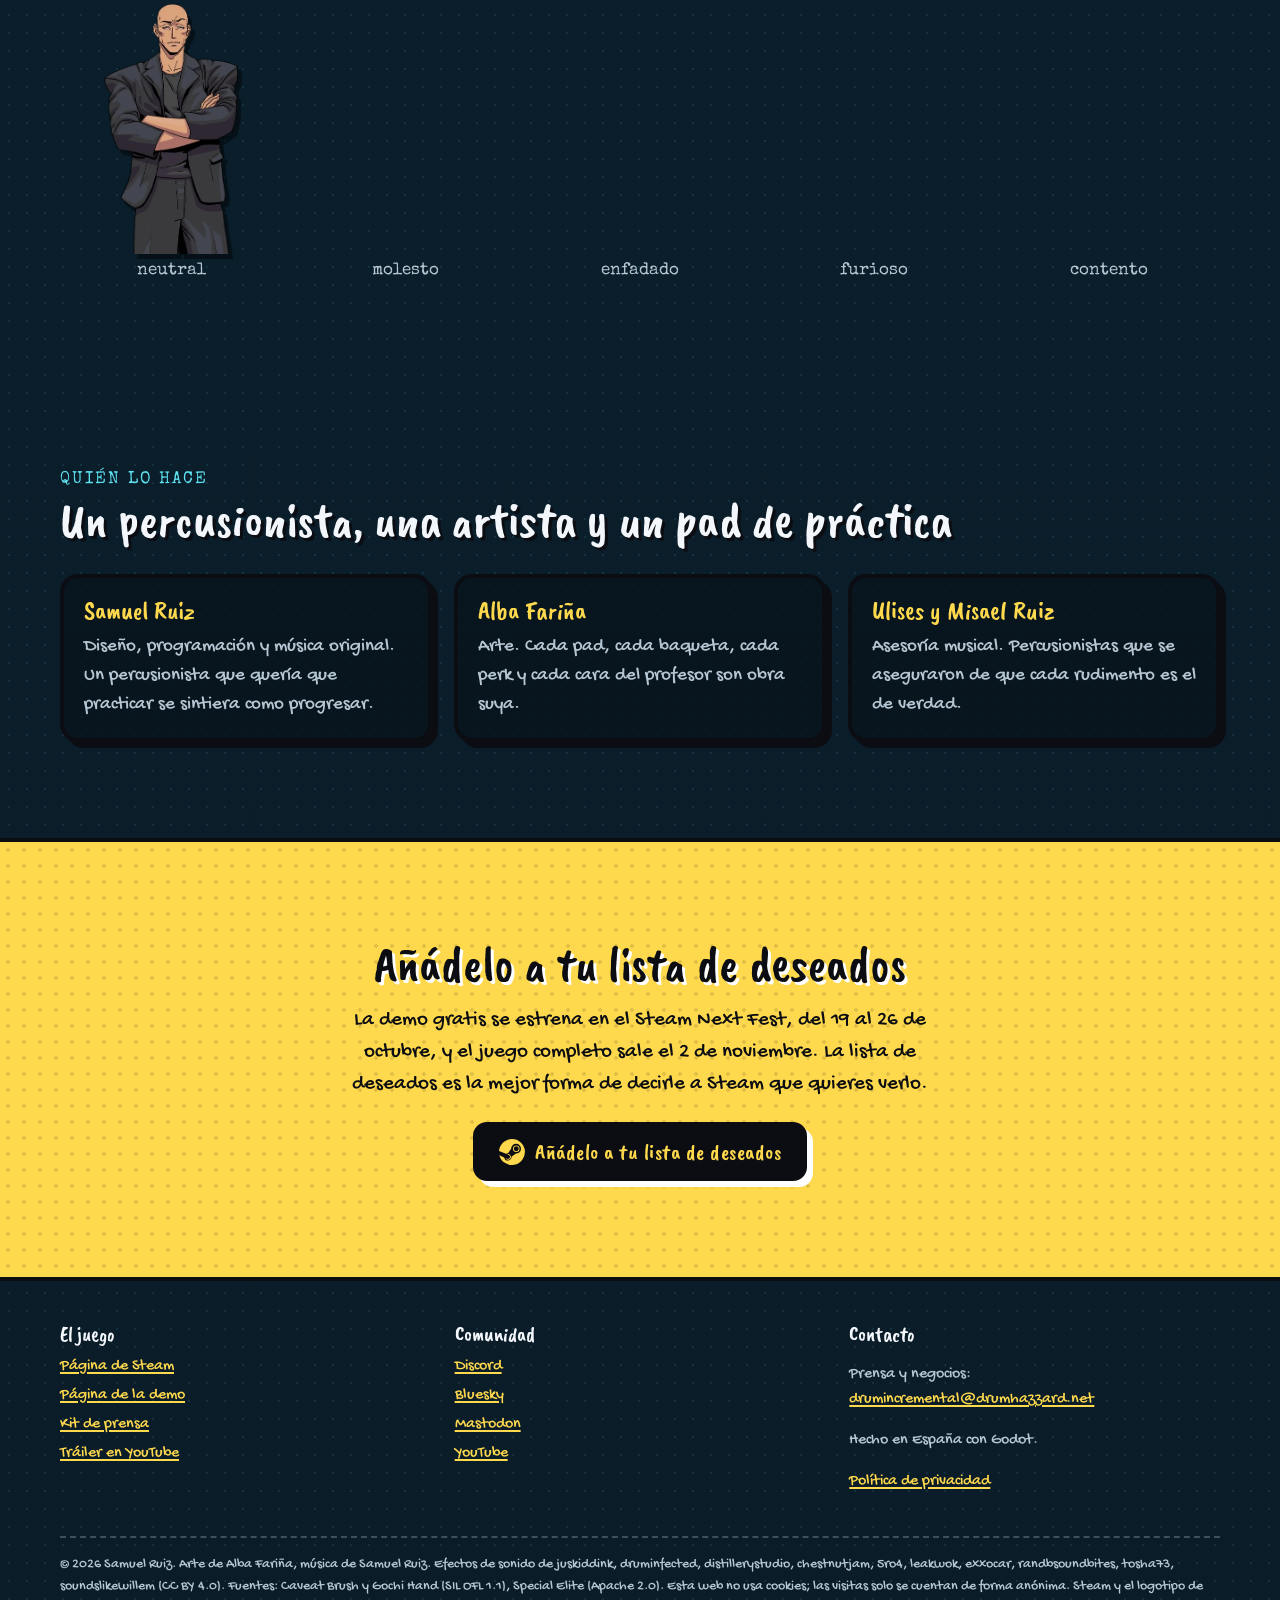
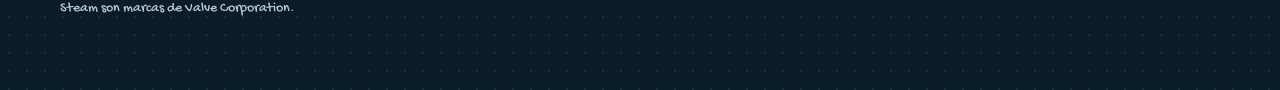
<file: es/index.html>
<!doctype html>
<html lang="es">
<head>
<meta charset="utf-8">
<meta name="viewport" content="width=device-width, initial-scale=1">
<meta http-equiv="Content-Security-Policy" content="default-src 'self'; script-src 'self' https://static.cloudflareinsights.com; style-src 'self'; img-src 'self' data:; font-src 'self'; media-src 'self'; connect-src 'self' https://cloudflareinsights.com; frame-src https://www.youtube-nocookie.com; object-src 'none'; base-uri 'self'; form-action 'none'; upgrade-insecure-requests">
<meta name="referrer" content="strict-origin-when-cross-origin">
<title>Drum Incremental — el juego incremental donde cada clic tiene ritmo</title>
<meta name="description" content="Un incremental adictivo donde cada clic tiene ritmo. Toca rudimentos reales de percusión, gana Puntos de Ritmo y desbloquea 40 patrones en 5 fases. Demo en el Steam Next Fest (19–26 oct), a la venta el 2 de noviembre.">
<link rel="canonical" href="https://drumincremental.drumhazzard.net/es/">
<link rel="alternate" hreflang="es" href="https://drumincremental.drumhazzard.net/es/">
<link rel="alternate" hreflang="en" href="https://drumincremental.drumhazzard.net/">
<link rel="alternate" hreflang="x-default" href="https://drumincremental.drumhazzard.net/">
<meta name="theme-color" content="#0c2433">
<meta property="og:type" content="website">
<meta property="og:site_name" content="Drum Incremental">
<meta property="og:title" content="Drum Incremental — el juego incremental donde cada clic tiene ritmo">
<meta property="og:description" content="Un incremental adictivo donde cada clic tiene ritmo. Toca rudimentos reales de percusión, gana Puntos de Ritmo y desbloquea 40 patrones en 5 fases. Demo en el Steam Next Fest (19–26 oct), a la venta el 2 de noviembre.">
<meta property="og:url" content="https://drumincremental.drumhazzard.net/es/">
<meta property="og:image" content="https://drumincremental.drumhazzard.net/assets/img/og.jpg">
<meta property="og:image:width" content="1200">
<meta property="og:image:height" content="630">
<meta property="og:locale" content="es_ES">
<meta name="twitter:card" content="summary_large_image">
<link rel="icon" href="../favicon-32.png" sizes="32x32" type="image/png">
<link rel="apple-touch-icon" href="../apple-touch-icon.png">
<link rel="manifest" href="../site.webmanifest">
<link rel="preload" href="../assets/fonts/CaveatBrush-Regular.woff2" as="font" type="font/woff2" crossorigin>
<link rel="preload" href="../assets/fonts/GochiHand-Regular.woff2" as="font" type="font/woff2" crossorigin>
<link rel="stylesheet" href="../assets/css/site.css">
<script type="application/ld+json">{"@context": "https://schema.org", "@type": "VideoGame", "name": "Drum Incremental", "url": "https://drumincremental.drumhazzard.net/", "description": "A satisfying incremental game where every click has rhythm. Tap real percussion rudiments, earn Rhythm Points, unlock 40 patterns across 5 phases. Demo at Steam Next Fest Oct 19–26, launching November 2.", "genre": ["Incremental", "Idle", "Rhythm"], "gamePlatform": "PC", "operatingSystem": "Windows", "applicationCategory": "Game", "datePublished": "2026-11-02", "author": {"@type": "Person", "name": "Samuel Ruiz"}, "image": "https://drumincremental.drumhazzard.net/assets/img/og.jpg", "sameAs": ["https://store.steampowered.com/app/4656440/", "https://discord.gg/WV4D6YvD7t", "https://bsky.app/profile/drumincremental.bsky.social", "https://www.youtube.com/@drumincremental"], "trailer": {"@type": "VideoObject", "name": "Drum Incremental — Official Trailer", "embedUrl": "https://www.youtube.com/embed/2rRLdg3Yjb4", "thumbnailUrl": "https://drumincremental.drumhazzard.net/assets/img/og.jpg", "uploadDate": "2026-09-21"}}</script>
</head>
<body>
<a class="skip" href="#main">Saltar al contenido</a>
<header class="topbar"><div class="wrap">
  <a class="brand" href="../"><img src="../assets/img/icon-192.png" alt="" width="34" height="34"><span>Drum Incremental</span></a>
  <nav aria-label="Main">
    <a class="hide-sm" href="../#play">Jugar</a>
    <a class="hide-sm" href="../#trailer">Tráiler</a>
    <a class="hide-sm" href="../#features">El juego</a>
    <a href="../presskit/">Prensa</a>
    <a class="lang" href="../" hreflang="en" aria-label="Read in English">EN</a>
  </nav>
</div></header>

<main id="main">
<section class="hero"><div class="wrap">
  <h1><img class="logo" src="../assets/img/logo.webp" alt="Drum Incremental" width="1000" height="307" fetchpriority="high"></h1>
  <p class="tagline">El juego incremental donde <em>cada clic tiene ritmo.</em></p>
  <div class="cta"><a class="btn" href="https://store.steampowered.com/app/4656440/?utm_source=website&utm_medium=web&utm_campaign=site" rel="noopener" target="_blank"><svg viewBox="0 0 24 24" aria-hidden="true"><path fill="currentColor" d="M11.98 0C5.67 0 .5 4.87 0 11.07l6.44 2.66a3.4 3.4 0 0 1 1.92-.59l2.87-4.15v-.06a4.54 4.54 0 1 1 4.54 4.54h-.1l-4.09 2.92a3.41 3.41 0 0 1-6.77.6L.3 14.93A12 12 0 1 0 11.98 0zM7.54 18.21l-1.47-.61a2.55 2.55 0 1 0 1.4-3.5l1.52.63a1.88 1.88 0 1 1-1.45 3.47zm11.4-9.28a3.03 3.03 0 1 0-3.03 3.02 3.03 3.03 0 0 0 3.03-3.02zm-5.3 0a2.28 2.28 0 1 1 2.28 2.28 2.28 2.28 0 0 1-2.28-2.28z"/></svg>Añádelo a tu lista de deseados</a><a class="btn ghost" href="#play">Toca un rudimento ↓</a></div>
  <div class="dates"><span class="chip">Demo gratis · <b>Steam Next Fest, 19–26 oct</b></span><span class="chip">A la venta · <b>2 de noviembre de 2026</b></span></div>
</div></section>

<section class="play" id="play"><div class="wrap">
  <div class="center"><p class="kicker">Pruébalo aquí mismo</p><h2>Toca tu primer <span class="hl">rudimento</span>.</h2><p class="lead">Clic izquierdo es tu mano izquierda; clic derecho, la derecha. Sigue el patrón, tócalo limpio tres veces seguidas y el profesor te deja avanzar. En el móvil, toca la mitad izquierda o derecha del pad.</p></div>
  <div class="toy" id="toy" data-base="../" data-strings="{&quot;r1&quot;: &quot;Single Stroke Roll&quot;, &quot;r2&quot;: &quot;Double Stroke Roll&quot;, &quot;r3&quot;: &quot;Single Paradiddle&quot;, &quot;left&quot;: &quot;mano izquierda&quot;, &quot;right&quot;: &quot;mano derecha&quot;, &quot;combo&quot;: &quot;COMBO&quot;, &quot;mastered&quot;: &quot;¡Rudimento dominado!&quot;, &quot;finale&quot;: &quot;Aprobado. Esa era la demo de la demo.&quot;, &quot;musicOn&quot;: &quot;♪ Música: encender&quot;, &quot;musicOff&quot;: &quot;♪ Música: apagar&quot;, &quot;faces&quot;: {&quot;neutral&quot;: &quot;neutral&quot;, &quot;annoyed&quot;: &quot;molesto&quot;, &quot;angry&quot;: &quot;enfadado&quot;, &quot;furious&quot;: &quot;furioso&quot;, &quot;happy&quot;: &quot;contento&quot;}, &quot;say&quot;: {&quot;start&quot;: &quot;Primero la derecha. Desde el principio.&quot;, &quot;wantL&quot;: &quot;¡La izquierda!&quot;, &quot;wantR&quot;: &quot;¡La derecha!&quot;, &quot;calm&quot;: [&quot;Mejor.&quot;, &quot;Eso es. Sigue.&quot;, &quot;Así sí.&quot;], &quot;next&quot;: &quot;Bien. Ahora: {name}.&quot;, &quot;finale&quot;: &quot;…Vale. Aprobado. Por ahora.&quot;}}">
    <div class="panel hud">
      <div class="pr"><span class="num">0</span><small>Puntos de Ritmo</small></div>
      <div class="combo" aria-live="polite"></div>
      <div class="cycles"><i></i><i></i><i></i><span>ciclos limpios</span></div>
      <p class="keys">Ratón: clic <kbd>izquierdo</kbd> / <kbd>derecho</kbd><br>Teclado: <kbd>F</kbd> y <kbd>J</kbd> (o <kbd>←</kbd> <kbd>→</kbd>)<br>Táctil: mitad izquierda o derecha</p>
      <button class="btn small ghost music-btn" type="button" aria-pressed="false">♪ Música: encender</button>
    </div>
    <div class="stage-col">
      <div class="strip"><span class="rname"></span><span class="steps" aria-hidden="true"></span></div>
      <div class="stage" role="application" aria-label="Pad de práctica: el clic izquierdo toca la mano izquierda y el derecho, la derecha">
        <img class="pad" src="../assets/img/pad.webp" alt="" width="720" height="720" draggable="false">
        <div class="arm left" aria-hidden="true"><img class="stick" src="../assets/img/stick.webp" alt="" width="34" height="640" draggable="false"><img class="hand" src="../assets/img/hand-left.webp" alt="" width="200" height="248" draggable="false"></div>
        <div class="arm right" aria-hidden="true"><img class="stick" src="../assets/img/stick.webp" alt="" width="34" height="640" draggable="false"><img class="hand" src="../assets/img/hand-right.webp" alt="" width="200" height="230" draggable="false"></div>
        <div class="fx" aria-hidden="true"></div>
      </div>
      <div class="tapbar">
        <button class="tap l" type="button" data-hand="L"><img src="../assets/img/click-left.webp" alt="" width="30" height="41">Izquierda</button>
        <button class="tap r" type="button" data-hand="R">Derecha<img src="../assets/img/click-right.webp" alt="" width="30" height="41"></button>
      </div>
      <p class="sr-only sr-live" aria-live="assertive"></p>
      <div class="done-card panel">
        <h3>Llevas 3 de 40 rudimentos.</h3><p>El juego completo tiene 40 rudimentos reales de percusión, 5 fases con un examen en cada puerta, notas doradas, modo jam y una banda sonora original que sigue tu tempo.</p>
        <div class="cta"><a class="btn" href="https://store.steampowered.com/app/4656440/?utm_source=website&utm_medium=web&utm_campaign=site" rel="noopener" target="_blank"><svg viewBox="0 0 24 24" aria-hidden="true"><path fill="currentColor" d="M11.98 0C5.67 0 .5 4.87 0 11.07l6.44 2.66a3.4 3.4 0 0 1 1.92-.59l2.87-4.15v-.06a4.54 4.54 0 1 1 4.54 4.54h-.1l-4.09 2.92a3.41 3.41 0 0 1-6.77.6L.3 14.93A12 12 0 1 0 11.98 0zM7.54 18.21l-1.47-.61a2.55 2.55 0 1 0 1.4-3.5l1.52.63a1.88 1.88 0 1 1-1.45 3.47zm11.4-9.28a3.03 3.03 0 1 0-3.03 3.02 3.03 3.03 0 0 0 3.03-3.02zm-5.3 0a2.28 2.28 0 1 1 2.28 2.28 2.28 2.28 0 0 1-2.28-2.28z"/></svg>Añádelo a tu lista de deseados</a><button class="btn ghost again" type="button">Otra vez</button></div>
      </div>
    </div>
    <div class="panel teacher">
      <p class="bubble" aria-live="polite"></p>
      <figure><img src="../assets/img/teacher-neutral.webp" alt="" width="299" height="560"></figure>
      <p class="face"></p>
    </div>
  </div>
</div></section>

<section id="trailer"><div class="wrap">
  <div class="center"><p class="kicker">Tráiler</p><h2>45 segundos de <span class="hl">ritmo</span></h2></div>
  <div class="video"><button type="button" data-yt="2rRLdg3Yjb4" aria-label="Ver el tráiler de Drum Incremental"><img src="../assets/img/trailer-poster.webp" alt="" width="1600" height="900" loading="lazy" decoding="async"><span class="playicon"></span></button></div>
  <p class="video-note center">El tráiler se carga desde YouTube solo cuando le das al play.</p>
</div></section>

<section id="features"><div class="wrap">
  <p class="kicker">El juego</p><h2>Toca. Gana. Desbloquea. <span class="hl">Repite.</span></h2><p class="lead">Un juego idle/incremental construido sobre técnica real de percusión. No hace falta saber música: los patrones se aprenden solos mientras juegas.</p>
  <div class="features">
  <article class="feature">
    <img src="../assets/img/shots/endgame-800.webp" srcset="../assets/img/shots/endgame-800.webp 800w, ../assets/img/shots/endgame-1600.webp 1600w" sizes="(max-width: 700px) 92vw, 380px" alt="De las tablas clavadas a las baquetas de oro" width="800" height="450" loading="lazy" decoding="async">
    <div class="body"><h3>De las tablas clavadas a las baquetas de oro</h3><p>Empiezas tocando sobre unas tablas clavadas con dos ramas por baquetas. Acabas a 200 BPM con baquetas de oro macizo, un pad de concierto y números que ya no caben en pantalla.</p></div>
  </article>
  <article class="feature">
    <img src="../assets/img/shots/exam-furious-800.webp" srcset="../assets/img/shots/exam-furious-800.webp 800w, ../assets/img/shots/exam-furious-1600.webp 1600w" sizes="(max-width: 700px) 92vw, 380px" alt="El profesor del examen tiene cinco caras" width="800" height="450" loading="lazy" decoding="async">
    <div class="body"><h3>El profesor del examen tiene cinco caras</h3><p>Para pasar de fase hay que aprobar su examen. Fallas una nota y se molesta, luego se enfada, luego se pone furioso. Tocas limpio y se calma, cara a cara.</p></div>
  </article>
  <article class="feature">
    <img src="../assets/img/shots/golden-octave-800.webp" srcset="../assets/img/shots/golden-octave-800.webp 800w, ../assets/img/shots/golden-octave-1600.webp 1600w" sizes="(max-width: 700px) 92vw, 380px" alt="Caza las notas doradas" width="800" height="450" loading="lazy" decoding="async">
    <div class="body"><h3>Caza las notas doradas</h3><p>Caen notas doradas por el pad: pasa el ratón por encima para cazarlas. Ocho seguidas suben una escala mayor real hasta la octava y triplican la recompensa.</p></div>
  </article>
  <article class="feature">
    <img src="../assets/img/shots/jam-800.webp" srcset="../assets/img/shots/jam-800.webp 800w, ../assets/img/shots/jam-1600.webp 1600w" sizes="(max-width: 700px) 92vw, 380px" alt="Modo jam" width="800" height="450" loading="lazy" decoding="async">
    <div class="body"><h3>Modo jam</h3><p>Llena el cartel ♪ JAM y tienes toque libre: el juego reconoce y nombra cada rudimento que tocas y puntúa la variedad.</p></div>
  </article>
  <article class="feature">
    <img src="../assets/img/shots/ghost-note-800.webp" srcset="../assets/img/shots/ghost-note-800.webp 800w, ../assets/img/shots/ghost-note-1600.webp 1600w" sizes="(max-width: 700px) 92vw, 380px" alt="Notas fantasma" width="800" height="450" loading="lazy" decoding="async">
    <div class="body"><h3>Notas fantasma</h3><p>Desde la fase 3 algunas notas caen translúcidas y más rápidas, y valen el triple. La torreta del metrónomo no las ve. Solo tú.</p></div>
  </article>
  <article class="feature">
    <img src="../assets/img/shots/exam-passed-800.webp" srcset="../assets/img/shots/exam-passed-800.webp 800w, ../assets/img/shots/exam-passed-1600.webp 1600w" sizes="(max-width: 700px) 92vw, 380px" alt="Aprueba. Desbloquea. Repite." width="800" height="450" loading="lazy" decoding="async">
    <div class="body"><h3>Aprueba. Desbloquea. Repite.</h3><p>Cinco fases y 40 rudimentos, del Single Stroke Roll al Triple Ratamacue, cada uno un patrón real de percusión.</p></div>
  </article>
  </div>
  <h3 class="mt40">Y además</h3>
  <ul class="bullets">
  <li>Banda sonora original de Samuel Ruiz que sigue tu metrónomo en directo, de 60 a 200 BPM</li>
  <li>Un Compañero de Estudio que sigue practicando mientras no estás</li>
  <li>12 perks, cada uno un pequeño instrumento de percusión: cencerro, güiro, vibraslap…</li>
  <li>Una torreta en el metrónomo que dispara a las notas doradas al compás</li>
  <li>Soporte completo de mando</li>
  <li>10 idiomas</li>
  <li>22 logros de Steam, con un platino secreto</li>
  <li>No hace falta saber música</li>
  </ul>
</div></section>

<section><div class="wrap center">
  <p class="kicker">Tu examinador</p><h2>Cinco caras. <span class="hl">Cero paciencia.</span></h2><p class="lead">Dibujado por Alba Fariña. Te está mirando la mano izquierda.</p>
  <div class="faces">
  <figure><img src="../assets/img/teacher-neutral.webp" alt="neutral" width="299" height="560" loading="lazy" decoding="async"><figcaption>neutral</figcaption></figure>
  <figure><img src="../assets/img/teacher-annoyed.webp" alt="molesto" width="299" height="560" loading="lazy" decoding="async"><figcaption>molesto</figcaption></figure>
  <figure><img src="../assets/img/teacher-angry.webp" alt="enfadado" width="299" height="560" loading="lazy" decoding="async"><figcaption>enfadado</figcaption></figure>
  <figure><img src="../assets/img/teacher-furious.webp" alt="furioso" width="299" height="560" loading="lazy" decoding="async"><figcaption>furioso</figcaption></figure>
  <figure><img src="../assets/img/teacher-happy.webp" alt="contento" width="299" height="560" loading="lazy" decoding="async"><figcaption>contento</figcaption></figure>
  </div>
</div></section>

<section><div class="wrap">
  <p class="kicker">Quién lo hace</p><h2>Un percusionista, una artista y un pad de práctica</h2>
  <div class="team">
  <div class="person"><h3>Samuel Ruiz</h3><p>Diseño, programación y música original. Un percusionista que quería que practicar se sintiera como progresar.</p></div>
  <div class="person"><h3>Alba Fariña</h3><p>Arte. Cada pad, cada baqueta, cada perk y cada cara del profesor son obra suya.</p></div>
  <div class="person"><h3>Ulises y Misael Ruiz</h3><p>Asesoría musical. Percusionistas que se aseguraron de que cada rudimento es el de verdad.</p></div>
  </div>
</div></section>

<section class="final"><div class="wrap">
  <h2>Añádelo a tu lista de deseados</h2><p>La demo gratis se estrena en el Steam Next Fest, del 19 al 26 de octubre, y el juego completo sale el 2 de noviembre. La lista de deseados es la mejor forma de decirle a Steam que quieres verlo.</p><a class="btn" href="https://store.steampowered.com/app/4656440/?utm_source=website&utm_medium=web&utm_campaign=site" rel="noopener" target="_blank"><svg viewBox="0 0 24 24" aria-hidden="true"><path fill="currentColor" d="M11.98 0C5.67 0 .5 4.87 0 11.07l6.44 2.66a3.4 3.4 0 0 1 1.92-.59l2.87-4.15v-.06a4.54 4.54 0 1 1 4.54 4.54h-.1l-4.09 2.92a3.41 3.41 0 0 1-6.77.6L.3 14.93A12 12 0 1 0 11.98 0zM7.54 18.21l-1.47-.61a2.55 2.55 0 1 0 1.4-3.5l1.52.63a1.88 1.88 0 1 1-1.45 3.47zm11.4-9.28a3.03 3.03 0 1 0-3.03 3.02 3.03 3.03 0 0 0 3.03-3.02zm-5.3 0a2.28 2.28 0 1 1 2.28 2.28 2.28 2.28 0 0 1-2.28-2.28z"/></svg>Añádelo a tu lista de deseados</a>
</div></section>
</main>
<footer><div class="wrap">
  <div class="cols">
    <div><h4>El juego</h4><ul>
      <li><a href="https://store.steampowered.com/app/4656440/?utm_source=website&utm_medium=web&utm_campaign=site" rel="noopener" target="_blank">Página de Steam</a></li>
      <li><a href="https://store.steampowered.com/app/4656470/?utm_source=website&utm_medium=web&utm_campaign=site" rel="noopener" target="_blank">Página de la demo</a></li>
      <li><a href="../presskit/">Kit de prensa</a></li>
      <li><a href="https://www.youtube.com/watch?v=2rRLdg3Yjb4" rel="noopener" target="_blank">Tráiler en YouTube</a></li>
    </ul></div>
    <div><h4>Comunidad</h4><ul>
      <li><a href="https://discord.gg/WV4D6YvD7t" rel="noopener" target="_blank">Discord</a></li>
      <li><a href="https://bsky.app/profile/drumincremental.bsky.social" rel="noopener" target="_blank">Bluesky</a></li>
      <li><a href="https://mastodon.gamedev.place/@drumincremental" rel="me noopener" target="_blank">Mastodon</a></li>
      <li><a href="https://www.youtube.com/@drumincremental" rel="noopener" target="_blank">YouTube</a></li>
    </ul></div>
    <div><h4>Contacto</h4><p>Prensa y negocios:<br><a href="mailto:drumincremental@drumhazzard.net">drumincremental@drumhazzard.net</a></p><p>Hecho en España con Godot.</p>
      <p><a href="../privacy/">Política de privacidad</a></p></div>
  </div>
  <p class="fine">© 2026 Samuel Ruiz. Arte de Alba Fariña, música de Samuel Ruiz. Efectos de sonido de juskiddink, druminfected, distillerystudio, chestnutjam, 5ro4, leakwok, exxocar, randbsoundbites, tosha73, soundslikewillem (CC BY 4.0). Fuentes: Caveat Brush y Gochi Hand (SIL OFL 1.1), Special Elite (Apache 2.0). Esta web no usa cookies; las visitas solo se cuentan de forma anónima. Steam y el logotipo de Steam son marcas de Valve Corporation.</p>
</div></footer>
<script src="../assets/js/site.js" defer></script>
<script type="module" src="https://static.cloudflareinsights.com/beacon.min.js" data-cf-beacon='{"token": "24506bda5896492c94ac0d5fee43ecaa"}'></script>
<script src="../assets/js/pad.js" defer></script>
</body>
</html>
</file>
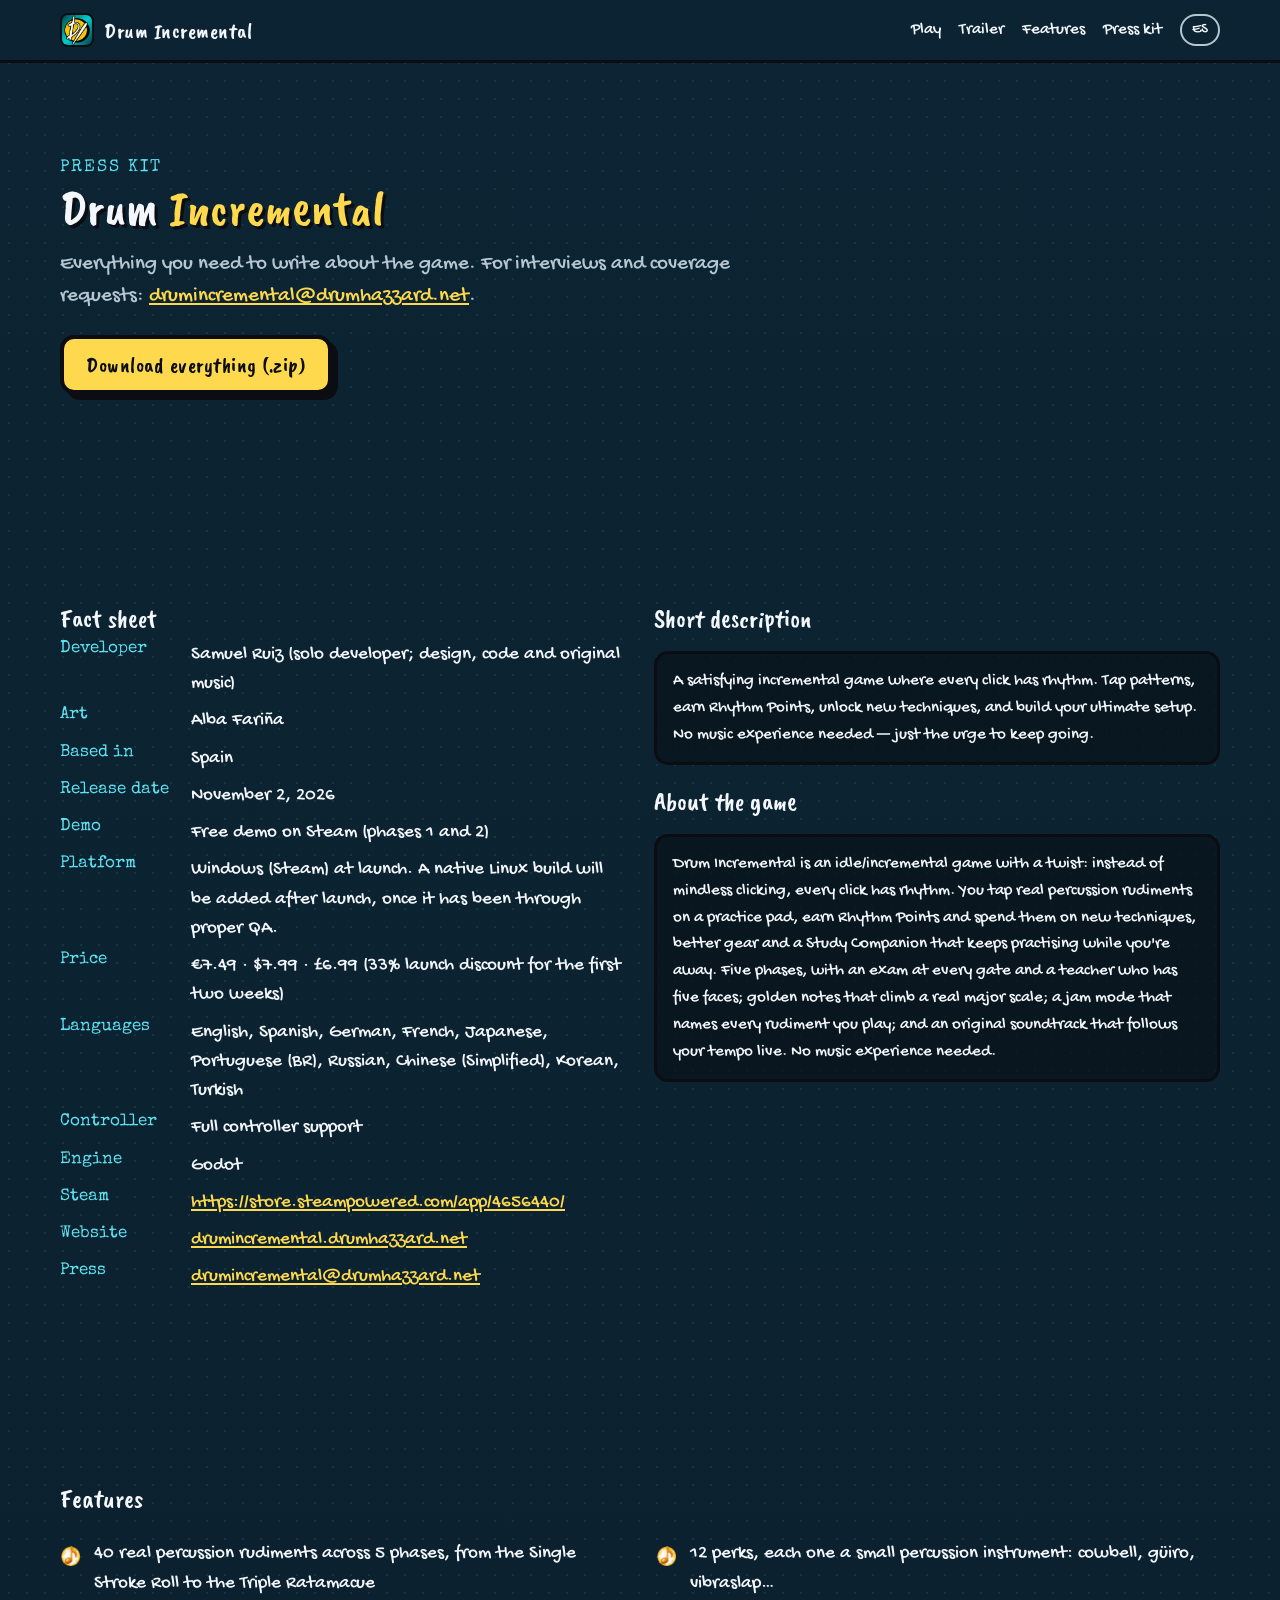
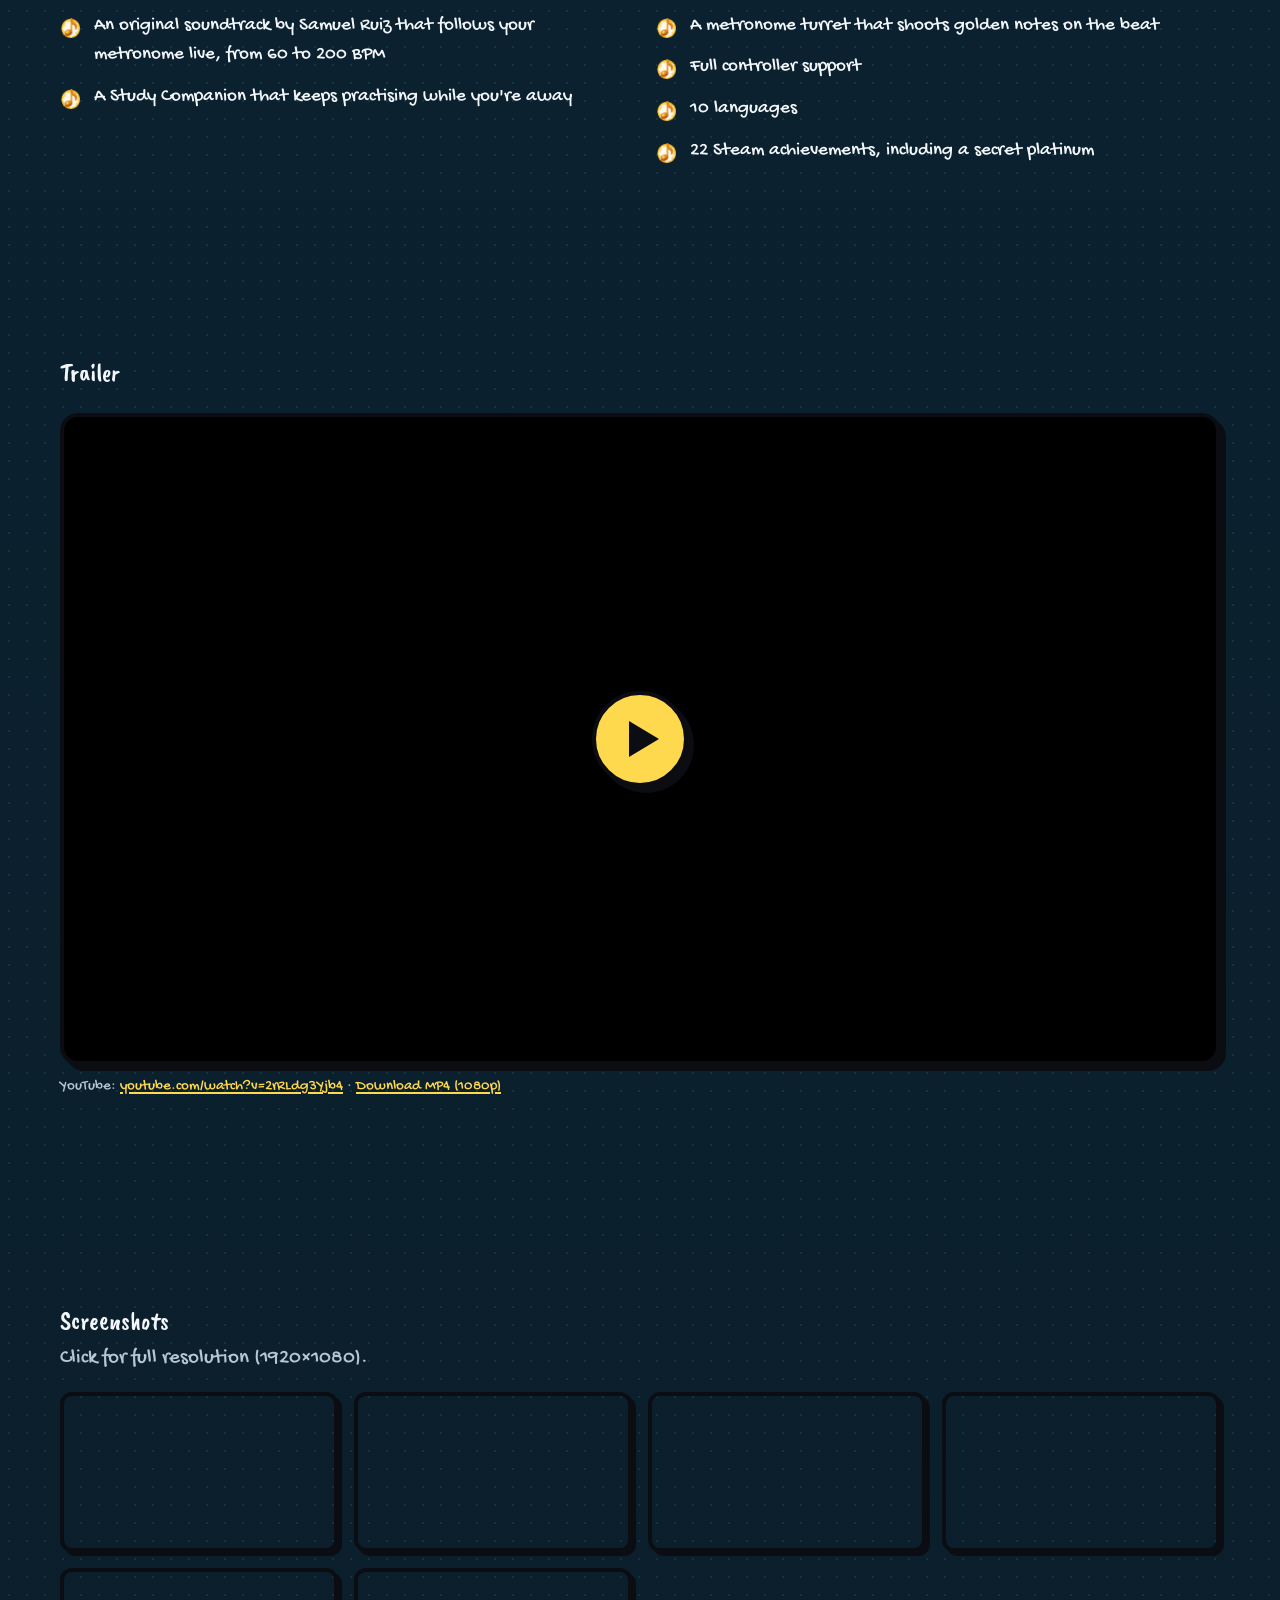
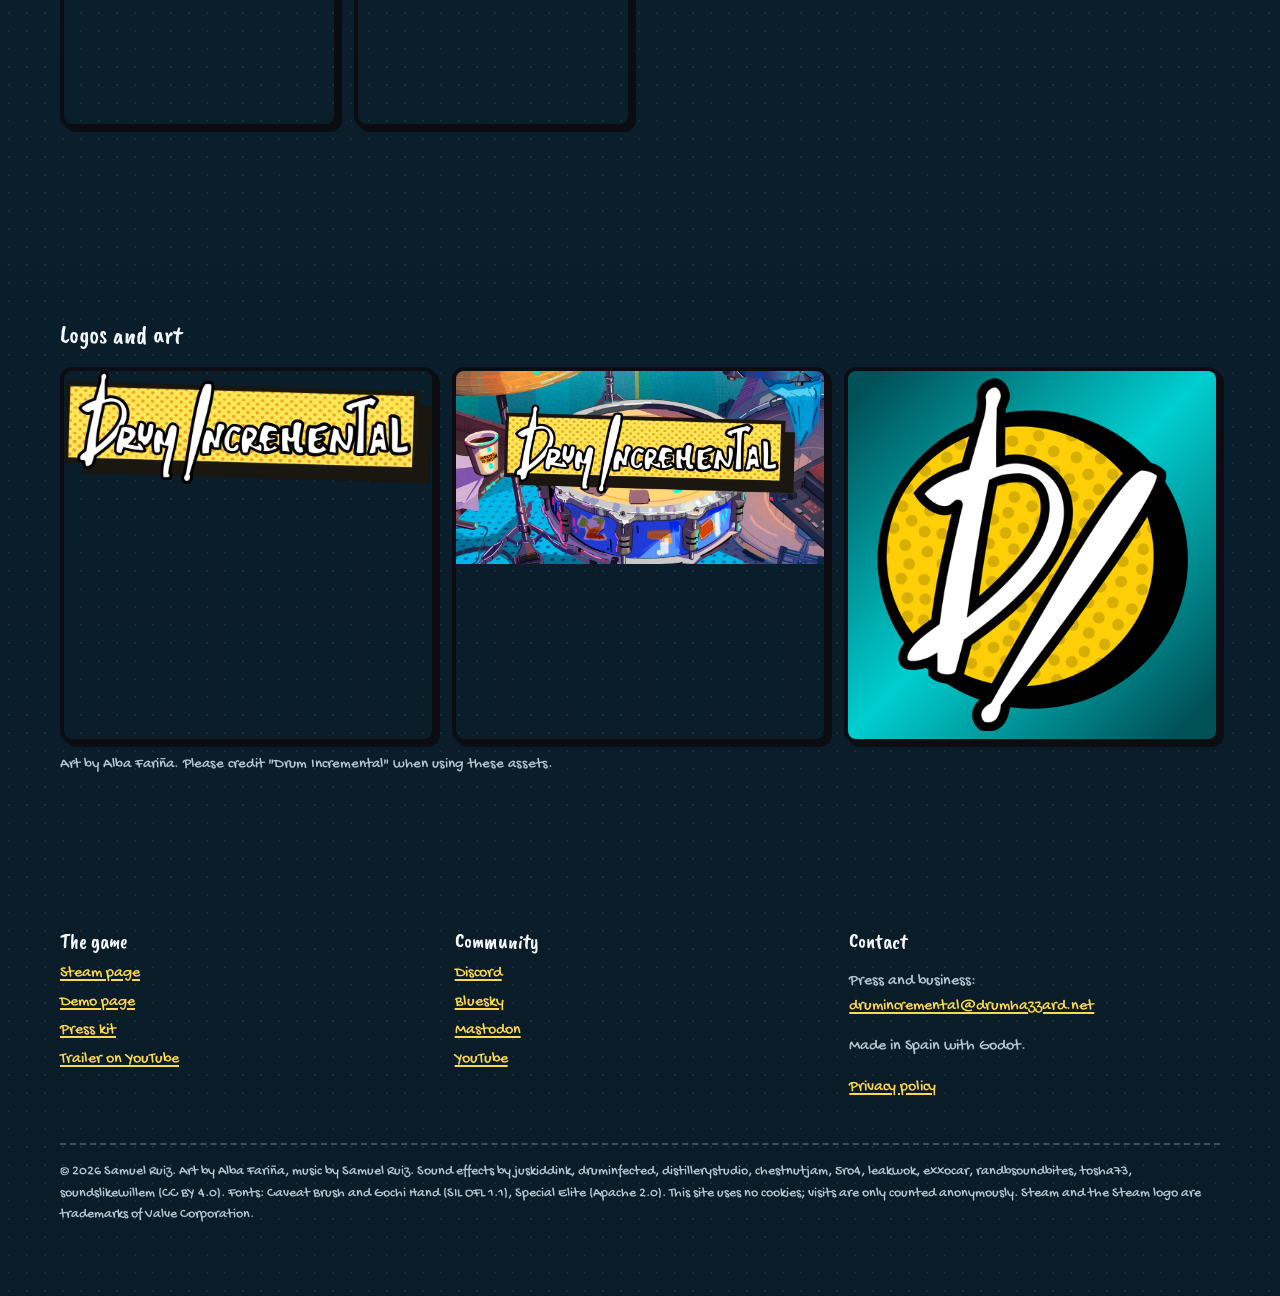
<file: presskit/index.html>
<!doctype html>
<html lang="en">
<head>
<meta charset="utf-8">
<meta name="viewport" content="width=device-width, initial-scale=1">
<meta http-equiv="Content-Security-Policy" content="default-src 'self'; script-src 'self' https://static.cloudflareinsights.com; style-src 'self'; img-src 'self' data:; font-src 'self'; media-src 'self'; connect-src 'self' https://cloudflareinsights.com; frame-src https://www.youtube-nocookie.com; object-src 'none'; base-uri 'self'; form-action 'none'; upgrade-insecure-requests">
<meta name="referrer" content="strict-origin-when-cross-origin">
<title>Drum Incremental — Press kit</title>
<meta name="description" content="Fact sheet, description, trailer, screenshots and logos of Drum Incremental. Press contact: drumincremental@drumhazzard.net">
<link rel="canonical" href="https://drumincremental.drumhazzard.net/presskit/">
<meta name="theme-color" content="#0c2433">
<meta property="og:type" content="website">
<meta property="og:site_name" content="Drum Incremental">
<meta property="og:title" content="Drum Incremental — Press kit">
<meta property="og:description" content="Fact sheet, description, trailer, screenshots and logos of Drum Incremental. Press contact: drumincremental@drumhazzard.net">
<meta property="og:url" content="https://drumincremental.drumhazzard.net/presskit/">
<meta property="og:image" content="https://drumincremental.drumhazzard.net/assets/img/og.jpg">
<meta property="og:image:width" content="1200">
<meta property="og:image:height" content="630">
<meta property="og:locale" content="en_US">
<meta name="twitter:card" content="summary_large_image">
<link rel="icon" href="../favicon-32.png" sizes="32x32" type="image/png">
<link rel="apple-touch-icon" href="../apple-touch-icon.png">
<link rel="manifest" href="../site.webmanifest">
<link rel="preload" href="../assets/fonts/CaveatBrush-Regular.woff2" as="font" type="font/woff2" crossorigin>
<link rel="preload" href="../assets/fonts/GochiHand-Regular.woff2" as="font" type="font/woff2" crossorigin>
<link rel="stylesheet" href="../assets/css/site.css">
<script type="application/ld+json">{"@context": "https://schema.org", "@type": "VideoGame", "name": "Drum Incremental", "url": "https://drumincremental.drumhazzard.net/", "description": "A satisfying incremental game where every click has rhythm. Tap real percussion rudiments, earn Rhythm Points, unlock 40 patterns across 5 phases. Demo at Steam Next Fest Oct 19–26, launching November 2.", "genre": ["Incremental", "Idle", "Rhythm"], "gamePlatform": "PC", "operatingSystem": "Windows", "applicationCategory": "Game", "datePublished": "2026-11-02", "author": {"@type": "Person", "name": "Samuel Ruiz"}, "image": "https://drumincremental.drumhazzard.net/assets/img/og.jpg", "sameAs": ["https://store.steampowered.com/app/4656440/", "https://discord.gg/WV4D6YvD7t", "https://bsky.app/profile/drumincremental.bsky.social", "https://www.youtube.com/@drumincremental"], "trailer": {"@type": "VideoObject", "name": "Drum Incremental — Official Trailer", "embedUrl": "https://www.youtube.com/embed/2rRLdg3Yjb4", "thumbnailUrl": "https://drumincremental.drumhazzard.net/assets/img/og.jpg", "uploadDate": "2026-09-21"}}</script>
</head>
<body>
<a class="skip" href="#main">Skip to content</a>
<header class="topbar"><div class="wrap">
  <a class="brand" href="../"><img src="../assets/img/icon-192.png" alt="" width="34" height="34"><span>Drum Incremental</span></a>
  <nav aria-label="Main">
    <a class="hide-sm" href="../#play">Play</a>
    <a class="hide-sm" href="../#trailer">Trailer</a>
    <a class="hide-sm" href="../#features">Features</a>
    <a href="../presskit/">Press kit</a>
    <a class="lang" href="../es/" hreflang="es" aria-label="Leer en español">ES</a>
  </nav>
</div></header>

<main id="main">
<section><div class="wrap">
  <p class="kicker">Press kit</p><h2>Drum <span class="hl">Incremental</span></h2>
  <p class="lead">Everything you need to write about the game. For interviews and coverage requests: <a href="mailto:drumincremental@drumhazzard.net">drumincremental@drumhazzard.net</a>.</p>
  <p class="mt22"><a class="btn" href="drum-incremental-presskit.zip" download>Download everything (.zip)</a></p>
</div></section>
<section><div class="wrap two">
  <div><h3>Fact sheet</h3><dl class="facts">
  <dt>Developer</dt><dd>Samuel Ruiz (solo developer; design, code and original music)</dd>
  <dt>Art</dt><dd>Alba Fariña</dd>
  <dt>Based in</dt><dd>Spain</dd>
  <dt>Release date</dt><dd>November 2, 2026</dd>
  <dt>Demo</dt><dd>Free demo on Steam (phases 1 and 2)</dd>
  <dt>Platform</dt><dd>Windows (Steam) at launch. A native Linux build will be added after launch, once it has been through proper QA.</dd>
  <dt>Price</dt><dd>€7.49 · $7.99 · £6.99 (33% launch discount for the first two weeks)</dd>
  <dt>Languages</dt><dd>English, Spanish, German, French, Japanese, Portuguese (BR), Russian, Chinese (Simplified), Korean, Turkish</dd>
  <dt>Controller</dt><dd>Full controller support</dd>
  <dt>Engine</dt><dd>Godot</dd>
  <dt>Steam</dt><dd><a href="https://store.steampowered.com/app/4656440/?utm_source=website&utm_medium=web&utm_campaign=site" rel="noopener" target="_blank">https://store.steampowered.com/app/4656440/</a></dd>
  <dt>Website</dt><dd><a href="https://drumincremental.drumhazzard.net/">drumincremental.drumhazzard.net</a></dd>
  <dt>Press</dt><dd><a href="mailto:drumincremental@drumhazzard.net">drumincremental@drumhazzard.net</a></dd>
  </dl></div>
  <div><h3>Short description</h3><p class="copybox">A satisfying incremental game where every click has rhythm. Tap patterns, earn Rhythm Points, unlock new techniques, and build your ultimate setup. No music experience needed — just the urge to keep going.</p>
  <h3 class="mt22">About the game</h3><p class="copybox">Drum Incremental is an idle/incremental game with a twist: instead of mindless clicking, every click has rhythm. You tap real percussion rudiments on a practice pad, earn Rhythm Points and spend them on new techniques, better gear and a Study Companion that keeps practising while you&#x27;re away. Five phases, with an exam at every gate and a teacher who has five faces; golden notes that climb a real major scale; a jam mode that names every rudiment you play; and an original soundtrack that follows your tempo live. No music experience needed.</p></div>
</div></section>
<section><div class="wrap">
  <h3>Features</h3><ul class="bullets">
  <li>40 real percussion rudiments across 5 phases, from the Single Stroke Roll to the Triple Ratamacue</li>
  <li>An original soundtrack by Samuel Ruiz that follows your metronome live, from 60 to 200 BPM</li>
  <li>A Study Companion that keeps practising while you&#x27;re away</li>
  <li>12 perks, each one a small percussion instrument: cowbell, güiro, vibraslap…</li>
  <li>A metronome turret that shoots golden notes on the beat</li>
  <li>Full controller support</li>
  <li>10 languages</li>
  <li>22 Steam achievements, including a secret platinum</li>
  </ul>
</div></section>
<section id="trailer"><div class="wrap">
  <h3>Trailer</h3>
  <div class="video"><button type="button" data-yt="2rRLdg3Yjb4" aria-label="Play the Drum Incremental trailer"><img src="../assets/img/trailer-poster.webp" alt="" width="1600" height="900" loading="lazy" decoding="async"><span class="playicon"></span></button></div>
  <p class="video-note">YouTube: <a href="https://www.youtube.com/watch?v=2rRLdg3Yjb4" rel="noopener" target="_blank">youtube.com/watch?v=2rRLdg3Yjb4</a> · <a href="files/trailer/drum-incremental-trailer.mp4" download>Download MP4 (1080p)</a></p>
</div></section>
<section><div class="wrap">
  <h3>Screenshots</h3><p class="lead">Click for full resolution (1920×1080).</p>
  <div class="shots">
  <a href="files/screenshots/endgame.jpg" target="_blank" rel="noopener"><img src="../assets/img/shots/endgame-800.webp" alt="From nailed planks to golden sticks" width="800" height="450" loading="lazy" decoding="async"></a>
  <a href="files/screenshots/exam-furious.jpg" target="_blank" rel="noopener"><img src="../assets/img/shots/exam-furious-800.webp" alt="The exam teacher has five faces" width="800" height="450" loading="lazy" decoding="async"></a>
  <a href="files/screenshots/golden-octave.jpg" target="_blank" rel="noopener"><img src="../assets/img/shots/golden-octave-800.webp" alt="Catch the golden notes" width="800" height="450" loading="lazy" decoding="async"></a>
  <a href="files/screenshots/jam.jpg" target="_blank" rel="noopener"><img src="../assets/img/shots/jam-800.webp" alt="Jam mode" width="800" height="450" loading="lazy" decoding="async"></a>
  <a href="files/screenshots/ghost-note.jpg" target="_blank" rel="noopener"><img src="../assets/img/shots/ghost-note-800.webp" alt="Ghost notes" width="800" height="450" loading="lazy" decoding="async"></a>
  <a href="files/screenshots/exam-passed.jpg" target="_blank" rel="noopener"><img src="../assets/img/shots/exam-passed-800.webp" alt="Pass. Unlock. Repeat." width="800" height="450" loading="lazy" decoding="async"></a>
  </div>
</div></section>
<section><div class="wrap">
  <h3>Logos and art</h3>
  <div class="shots">
  <a href="files/logo/drum-incremental-logo.png" target="_blank" rel="noopener"><img src="../assets/img/logo.webp" alt="Drum Incremental logo" width="1000" height="307" loading="lazy"></a>
  <a href="files/capsules/main-capsule.png" target="_blank" rel="noopener"><img src="../assets/img/og.jpg" alt="Main capsule" width="1200" height="630" loading="lazy"></a>
  <a href="files/logo/drum-incremental-icon.png" target="_blank" rel="noopener"><img src="../assets/img/icon-512.png" alt="Icon" width="512" height="512" loading="lazy"></a>
  </div>
  <p class="video-note">Art by Alba Fariña. Please credit "Drum Incremental" when using these assets.</p>
</div></section>
</main>
<footer><div class="wrap">
  <div class="cols">
    <div><h4>The game</h4><ul>
      <li><a href="https://store.steampowered.com/app/4656440/?utm_source=website&utm_medium=web&utm_campaign=site" rel="noopener" target="_blank">Steam page</a></li>
      <li><a href="https://store.steampowered.com/app/4656470/?utm_source=website&utm_medium=web&utm_campaign=site" rel="noopener" target="_blank">Demo page</a></li>
      <li><a href="../presskit/">Press kit</a></li>
      <li><a href="https://www.youtube.com/watch?v=2rRLdg3Yjb4" rel="noopener" target="_blank">Trailer on YouTube</a></li>
    </ul></div>
    <div><h4>Community</h4><ul>
      <li><a href="https://discord.gg/WV4D6YvD7t" rel="noopener" target="_blank">Discord</a></li>
      <li><a href="https://bsky.app/profile/drumincremental.bsky.social" rel="noopener" target="_blank">Bluesky</a></li>
      <li><a href="https://mastodon.gamedev.place/@drumincremental" rel="me noopener" target="_blank">Mastodon</a></li>
      <li><a href="https://www.youtube.com/@drumincremental" rel="noopener" target="_blank">YouTube</a></li>
    </ul></div>
    <div><h4>Contact</h4><p>Press and business:<br><a href="mailto:drumincremental@drumhazzard.net">drumincremental@drumhazzard.net</a></p><p>Made in Spain with Godot.</p>
      <p><a href="../privacy/">Privacy policy</a></p></div>
  </div>
  <p class="fine">© 2026 Samuel Ruiz. Art by Alba Fariña, music by Samuel Ruiz. Sound effects by juskiddink, druminfected, distillerystudio, chestnutjam, 5ro4, leakwok, exxocar, randbsoundbites, tosha73, soundslikewillem (CC BY 4.0). Fonts: Caveat Brush and Gochi Hand (SIL OFL 1.1), Special Elite (Apache 2.0). This site uses no cookies; visits are only counted anonymously. Steam and the Steam logo are trademarks of Valve Corporation.</p>
</div></footer>
<script src="../assets/js/site.js" defer></script>
<script type="module" src="https://static.cloudflareinsights.com/beacon.min.js" data-cf-beacon='{"token": "24506bda5896492c94ac0d5fee43ecaa"}'></script>
</body>
</html>
</file>
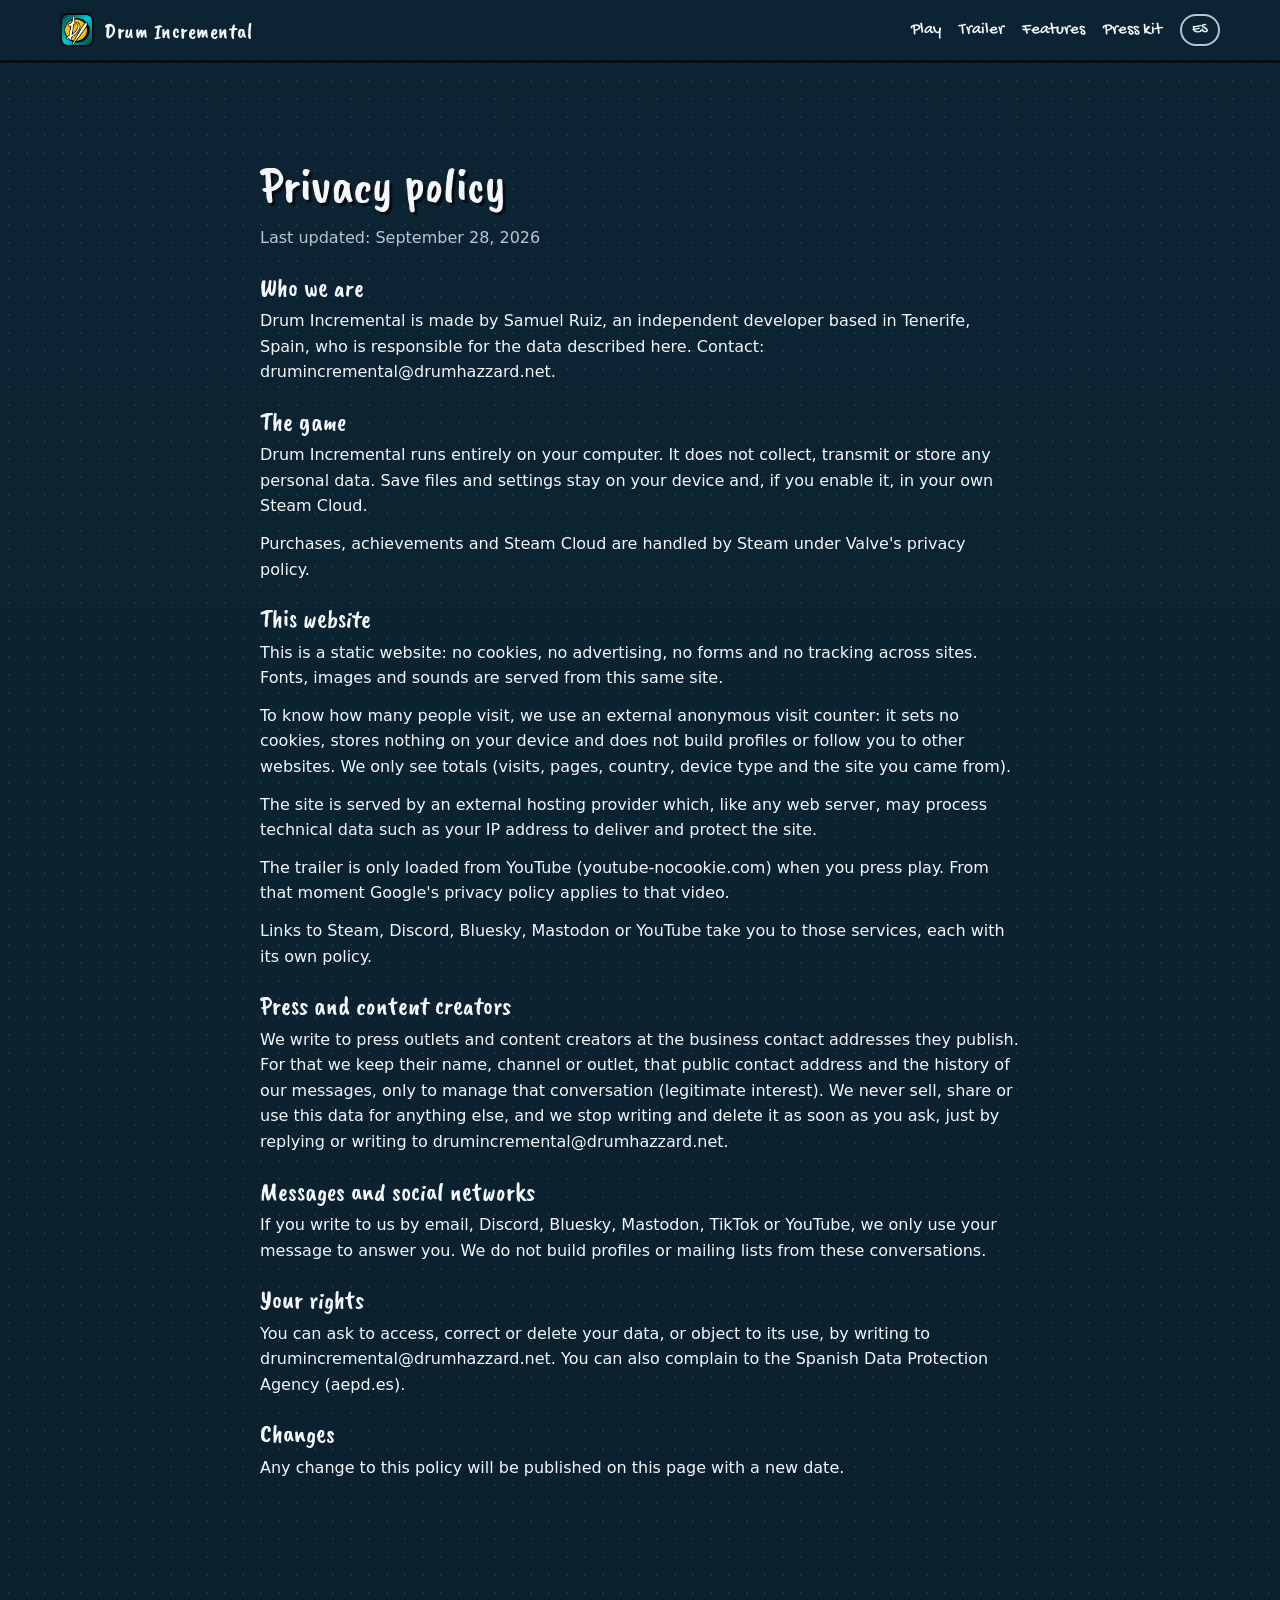
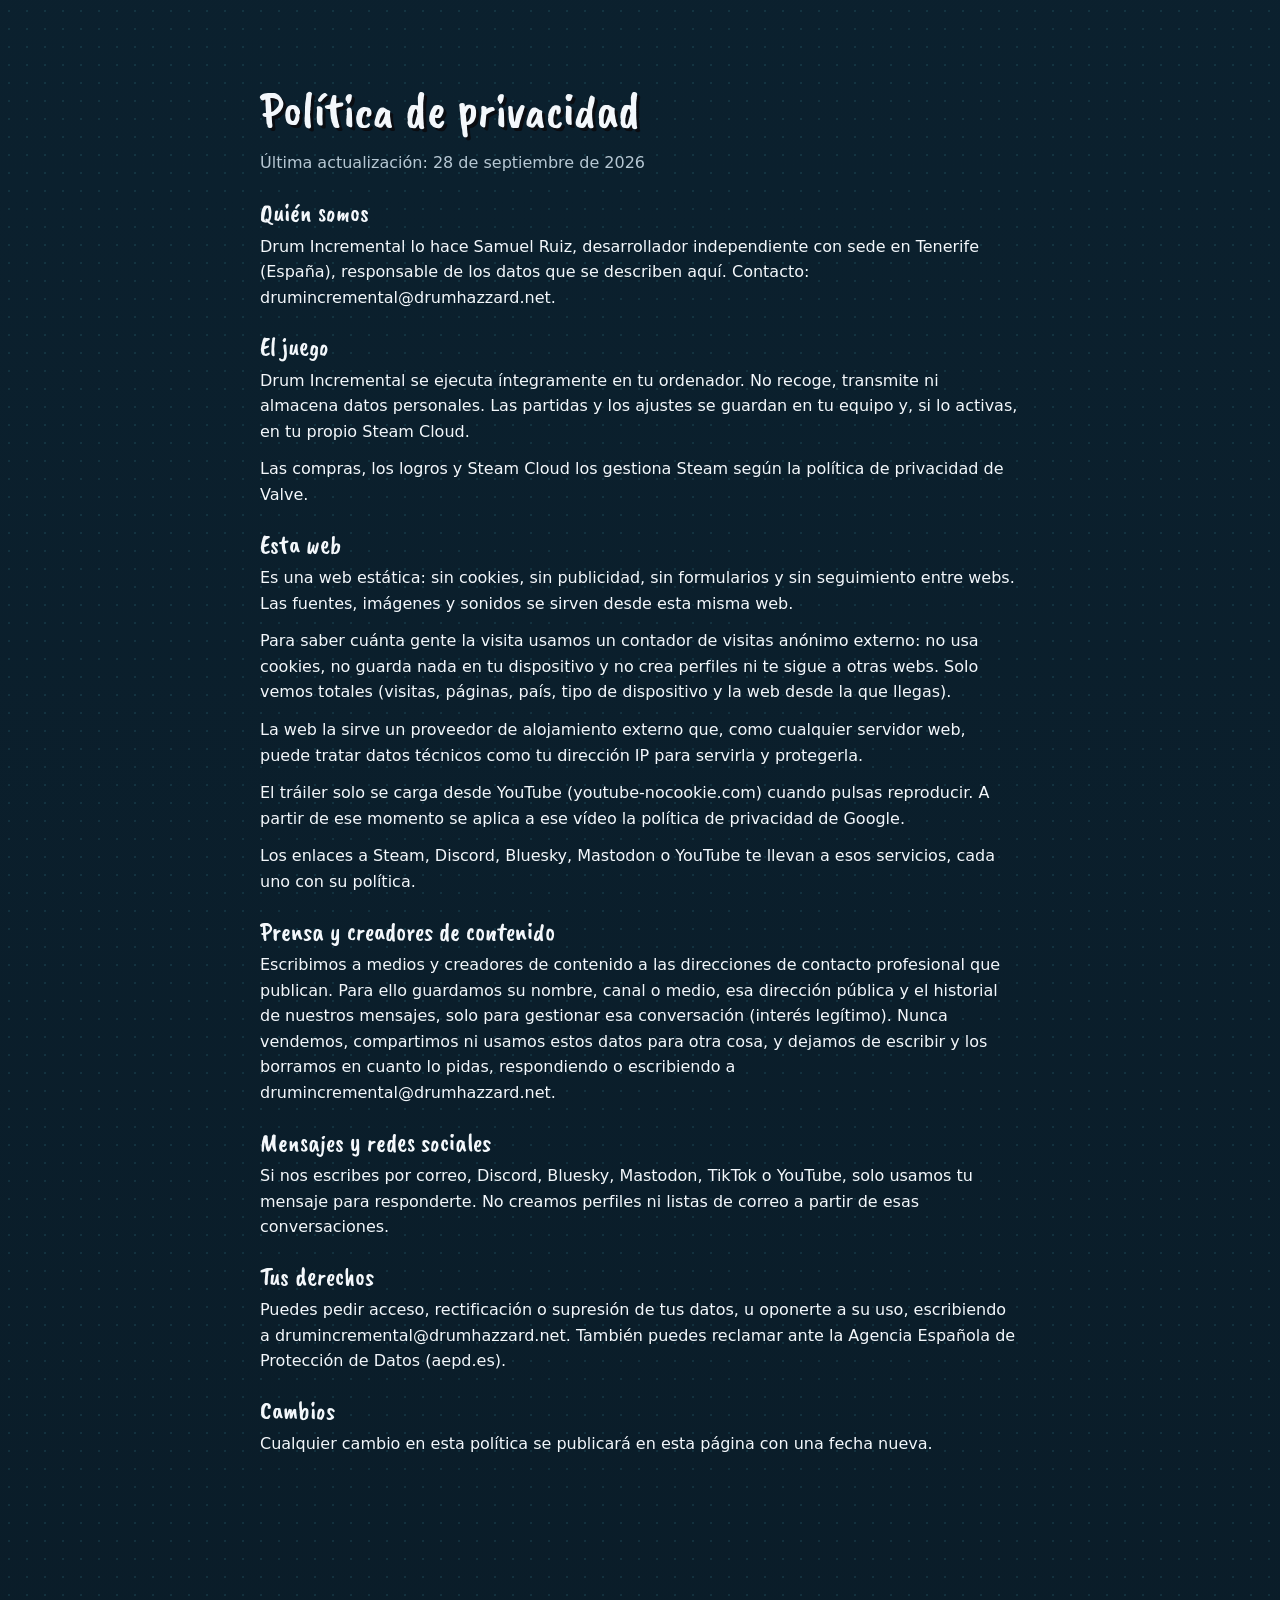
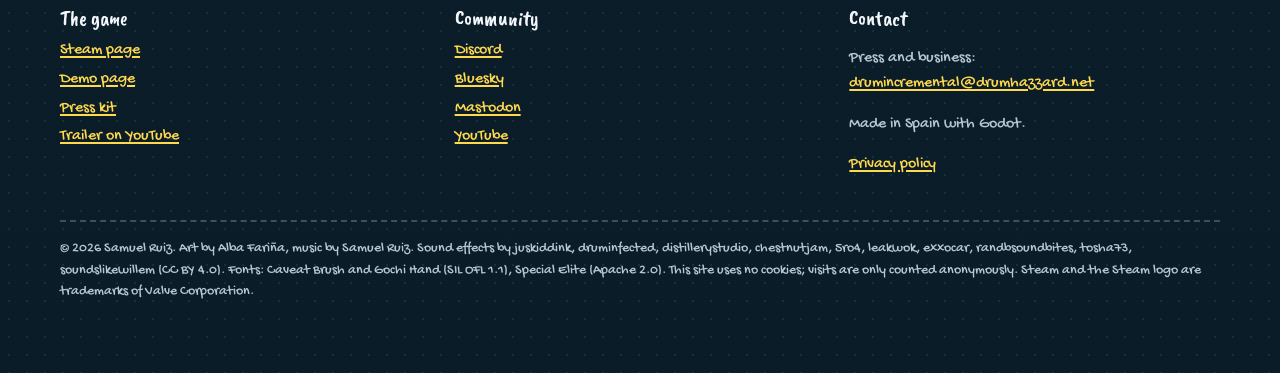
<file: privacy/index.html>
<!doctype html>
<html lang="en">
<head>
<meta charset="utf-8">
<meta name="viewport" content="width=device-width, initial-scale=1">
<meta http-equiv="Content-Security-Policy" content="default-src 'self'; script-src 'self' https://static.cloudflareinsights.com; style-src 'self'; img-src 'self' data:; font-src 'self'; media-src 'self'; connect-src 'self' https://cloudflareinsights.com; frame-src https://www.youtube-nocookie.com; object-src 'none'; base-uri 'self'; form-action 'none'; upgrade-insecure-requests">
<meta name="referrer" content="strict-origin-when-cross-origin">
<title>Drum Incremental — Privacy policy</title>
<meta name="description" content="Privacy policy of Drum Incremental and its website: no cookies, anonymous visit counting, the game collects no personal data.">
<link rel="canonical" href="https://drumincremental.drumhazzard.net/privacy/">
<meta name="theme-color" content="#0c2433">
<meta property="og:type" content="website">
<meta property="og:site_name" content="Drum Incremental">
<meta property="og:title" content="Drum Incremental — Privacy policy">
<meta property="og:description" content="Privacy policy of Drum Incremental and its website: no cookies, anonymous visit counting, the game collects no personal data.">
<meta property="og:url" content="https://drumincremental.drumhazzard.net/privacy/">
<meta property="og:image" content="https://drumincremental.drumhazzard.net/assets/img/og.jpg">
<meta property="og:image:width" content="1200">
<meta property="og:image:height" content="630">
<meta property="og:locale" content="en_US">
<meta name="twitter:card" content="summary_large_image">
<link rel="icon" href="../favicon-32.png" sizes="32x32" type="image/png">
<link rel="apple-touch-icon" href="../apple-touch-icon.png">
<link rel="manifest" href="../site.webmanifest">
<link rel="preload" href="../assets/fonts/CaveatBrush-Regular.woff2" as="font" type="font/woff2" crossorigin>
<link rel="preload" href="../assets/fonts/GochiHand-Regular.woff2" as="font" type="font/woff2" crossorigin>
<link rel="stylesheet" href="../assets/css/site.css">
<script type="application/ld+json">{"@context": "https://schema.org", "@type": "VideoGame", "name": "Drum Incremental", "url": "https://drumincremental.drumhazzard.net/", "description": "A satisfying incremental game where every click has rhythm. Tap real percussion rudiments, earn Rhythm Points, unlock 40 patterns across 5 phases. Demo at Steam Next Fest Oct 19–26, launching November 2.", "genre": ["Incremental", "Idle", "Rhythm"], "gamePlatform": "PC", "operatingSystem": "Windows", "applicationCategory": "Game", "datePublished": "2026-11-02", "author": {"@type": "Person", "name": "Samuel Ruiz"}, "image": "https://drumincremental.drumhazzard.net/assets/img/og.jpg", "sameAs": ["https://store.steampowered.com/app/4656440/", "https://discord.gg/WV4D6YvD7t", "https://bsky.app/profile/drumincremental.bsky.social", "https://www.youtube.com/@drumincremental"], "trailer": {"@type": "VideoObject", "name": "Drum Incremental — Official Trailer", "embedUrl": "https://www.youtube.com/embed/2rRLdg3Yjb4", "thumbnailUrl": "https://drumincremental.drumhazzard.net/assets/img/og.jpg", "uploadDate": "2026-09-21"}}</script>
</head>
<body>
<a class="skip" href="#main">Skip to content</a>
<header class="topbar"><div class="wrap">
  <a class="brand" href="../"><img src="../assets/img/icon-192.png" alt="" width="34" height="34"><span>Drum Incremental</span></a>
  <nav aria-label="Main">
    <a class="hide-sm" href="../#play">Play</a>
    <a class="hide-sm" href="../#trailer">Trailer</a>
    <a class="hide-sm" href="../#features">Features</a>
    <a href="../presskit/">Press kit</a>
    <a class="lang" href="#es" hreflang="es" aria-label="Leer en español">ES</a>
  </nav>
</div></header>

<main id="main">
<section lang="en" id="en"><div class="wrap prose">
  <h2>Privacy policy</h2>
  <p class="video-note">Last updated: September 28, 2026</p>
  <h3 class="mt22">Who we are</h3>
  <p>Drum Incremental is made by Samuel Ruiz, an independent developer based in Tenerife, Spain, who is responsible for the data described here. Contact: drumincremental@drumhazzard.net.</p>
  <h3 class="mt22">The game</h3>
  <p>Drum Incremental runs entirely on your computer. It does not collect, transmit or store any personal data. Save files and settings stay on your device and, if you enable it, in your own Steam Cloud.</p>
  <p>Purchases, achievements and Steam Cloud are handled by Steam under Valve&#x27;s privacy policy.</p>
  <h3 class="mt22">This website</h3>
  <p>This is a static website: no cookies, no advertising, no forms and no tracking across sites. Fonts, images and sounds are served from this same site.</p>
  <p>To know how many people visit, we use an external anonymous visit counter: it sets no cookies, stores nothing on your device and does not build profiles or follow you to other websites. We only see totals (visits, pages, country, device type and the site you came from).</p>
  <p>The site is served by an external hosting provider which, like any web server, may process technical data such as your IP address to deliver and protect the site.</p>
  <p>The trailer is only loaded from YouTube (youtube-nocookie.com) when you press play. From that moment Google&#x27;s privacy policy applies to that video.</p>
  <p>Links to Steam, Discord, Bluesky, Mastodon or YouTube take you to those services, each with its own policy.</p>
  <h3 class="mt22">Press and content creators</h3>
  <p>We write to press outlets and content creators at the business contact addresses they publish. For that we keep their name, channel or outlet, that public contact address and the history of our messages, only to manage that conversation (legitimate interest). We never sell, share or use this data for anything else, and we stop writing and delete it as soon as you ask, just by replying or writing to drumincremental@drumhazzard.net.</p>
  <h3 class="mt22">Messages and social networks</h3>
  <p>If you write to us by email, Discord, Bluesky, Mastodon, TikTok or YouTube, we only use your message to answer you. We do not build profiles or mailing lists from these conversations.</p>
  <h3 class="mt22">Your rights</h3>
  <p>You can ask to access, correct or delete your data, or object to its use, by writing to drumincremental@drumhazzard.net. You can also complain to the Spanish Data Protection Agency (aepd.es).</p>
  <h3 class="mt22">Changes</h3>
  <p>Any change to this policy will be published on this page with a new date.</p>
</div></section>
<section lang="es" id="es"><div class="wrap prose">
  <h2>Política de privacidad</h2>
  <p class="video-note">Última actualización: 28 de septiembre de 2026</p>
  <h3 class="mt22">Quién somos</h3>
  <p>Drum Incremental lo hace Samuel Ruiz, desarrollador independiente con sede en Tenerife (España), responsable de los datos que se describen aquí. Contacto: drumincremental@drumhazzard.net.</p>
  <h3 class="mt22">El juego</h3>
  <p>Drum Incremental se ejecuta íntegramente en tu ordenador. No recoge, transmite ni almacena datos personales. Las partidas y los ajustes se guardan en tu equipo y, si lo activas, en tu propio Steam Cloud.</p>
  <p>Las compras, los logros y Steam Cloud los gestiona Steam según la política de privacidad de Valve.</p>
  <h3 class="mt22">Esta web</h3>
  <p>Es una web estática: sin cookies, sin publicidad, sin formularios y sin seguimiento entre webs. Las fuentes, imágenes y sonidos se sirven desde esta misma web.</p>
  <p>Para saber cuánta gente la visita usamos un contador de visitas anónimo externo: no usa cookies, no guarda nada en tu dispositivo y no crea perfiles ni te sigue a otras webs. Solo vemos totales (visitas, páginas, país, tipo de dispositivo y la web desde la que llegas).</p>
  <p>La web la sirve un proveedor de alojamiento externo que, como cualquier servidor web, puede tratar datos técnicos como tu dirección IP para servirla y protegerla.</p>
  <p>El tráiler solo se carga desde YouTube (youtube-nocookie.com) cuando pulsas reproducir. A partir de ese momento se aplica a ese vídeo la política de privacidad de Google.</p>
  <p>Los enlaces a Steam, Discord, Bluesky, Mastodon o YouTube te llevan a esos servicios, cada uno con su política.</p>
  <h3 class="mt22">Prensa y creadores de contenido</h3>
  <p>Escribimos a medios y creadores de contenido a las direcciones de contacto profesional que publican. Para ello guardamos su nombre, canal o medio, esa dirección pública y el historial de nuestros mensajes, solo para gestionar esa conversación (interés legítimo). Nunca vendemos, compartimos ni usamos estos datos para otra cosa, y dejamos de escribir y los borramos en cuanto lo pidas, respondiendo o escribiendo a drumincremental@drumhazzard.net.</p>
  <h3 class="mt22">Mensajes y redes sociales</h3>
  <p>Si nos escribes por correo, Discord, Bluesky, Mastodon, TikTok o YouTube, solo usamos tu mensaje para responderte. No creamos perfiles ni listas de correo a partir de esas conversaciones.</p>
  <h3 class="mt22">Tus derechos</h3>
  <p>Puedes pedir acceso, rectificación o supresión de tus datos, u oponerte a su uso, escribiendo a drumincremental@drumhazzard.net. También puedes reclamar ante la Agencia Española de Protección de Datos (aepd.es).</p>
  <h3 class="mt22">Cambios</h3>
  <p>Cualquier cambio en esta política se publicará en esta página con una fecha nueva.</p>
</div></section>
</main>
<footer><div class="wrap">
  <div class="cols">
    <div><h4>The game</h4><ul>
      <li><a href="https://store.steampowered.com/app/4656440/?utm_source=website&utm_medium=web&utm_campaign=site" rel="noopener" target="_blank">Steam page</a></li>
      <li><a href="https://store.steampowered.com/app/4656470/?utm_source=website&utm_medium=web&utm_campaign=site" rel="noopener" target="_blank">Demo page</a></li>
      <li><a href="../presskit/">Press kit</a></li>
      <li><a href="https://www.youtube.com/watch?v=2rRLdg3Yjb4" rel="noopener" target="_blank">Trailer on YouTube</a></li>
    </ul></div>
    <div><h4>Community</h4><ul>
      <li><a href="https://discord.gg/WV4D6YvD7t" rel="noopener" target="_blank">Discord</a></li>
      <li><a href="https://bsky.app/profile/drumincremental.bsky.social" rel="noopener" target="_blank">Bluesky</a></li>
      <li><a href="https://mastodon.gamedev.place/@drumincremental" rel="me noopener" target="_blank">Mastodon</a></li>
      <li><a href="https://www.youtube.com/@drumincremental" rel="noopener" target="_blank">YouTube</a></li>
    </ul></div>
    <div><h4>Contact</h4><p>Press and business:<br><a href="mailto:drumincremental@drumhazzard.net">drumincremental@drumhazzard.net</a></p><p>Made in Spain with Godot.</p>
      <p><a href="../privacy/">Privacy policy</a></p></div>
  </div>
  <p class="fine">© 2026 Samuel Ruiz. Art by Alba Fariña, music by Samuel Ruiz. Sound effects by juskiddink, druminfected, distillerystudio, chestnutjam, 5ro4, leakwok, exxocar, randbsoundbites, tosha73, soundslikewillem (CC BY 4.0). Fonts: Caveat Brush and Gochi Hand (SIL OFL 1.1), Special Elite (Apache 2.0). This site uses no cookies; visits are only counted anonymously. Steam and the Steam logo are trademarks of Valve Corporation.</p>
</div></footer>
<script src="../assets/js/site.js" defer></script>
<script type="module" src="https://static.cloudflareinsights.com/beacon.min.js" data-cf-beacon='{"token": "24506bda5896492c94ac0d5fee43ecaa"}'></script>
</body>
</html>
</file>
<file: assets/css/site.css>
/* Drum Incremental — web oficial. Identidad: el pop-art de Alba Fariña (estudio azul-turquesa,
   amarillo de marca, contornos negros gruesos, tramas de puntos). Sin dependencias externas. */

@font-face { font-family: "Caveat Brush"; src: url("../fonts/CaveatBrush-Regular.woff2") format("woff2"); font-display: swap; }
@font-face { font-family: "Gochi Hand"; src: url("../fonts/GochiHand-Regular.woff2") format("woff2"); font-display: swap; }
@font-face { font-family: "Special Elite"; src: url("../fonts/SpecialElite-Regular.woff2") format("woff2"); font-display: swap; }

:root {
  --ink: #0b0d12;
  --night: #0c2433;
  --deep: #103b52;
  --teal: #1f8ea3;
  --cyan: #5ee1f0;
  --yellow: #ffd94d;
  --orange: #ff9f2e;
  --red: #ff4d5e;
  --green: #52e08a;
  --paper: #fff8e6;
  --text: #f3f7fb;
  --muted: #b6c7d3;
  --radius: 18px;
  --border: 4px solid var(--ink);
  --shadow: 6px 6px 0 var(--ink);
  --font-hand: "Gochi Hand", "Comic Sans MS", system-ui, sans-serif;
  --font-brush: "Caveat Brush", "Gochi Hand", system-ui, sans-serif;
  --font-type: "Special Elite", "Courier New", monospace;
  --max: 1160px;
}

* { box-sizing: border-box; }
html { scroll-behavior: smooth; -webkit-text-size-adjust: 100%; }
@media (prefers-reduced-motion: reduce) { html { scroll-behavior: auto; } *, *::before, *::after { animation-duration: 0.001ms !important; transition-duration: 0.001ms !important; } }

body {
  margin: 0;
  color: var(--text);
  background: var(--night);
  background-image:
    radial-gradient(rgba(94, 225, 240, 0.10) 1.2px, transparent 1.4px),
    linear-gradient(180deg, var(--night) 0%, #0a1c28 100%);
  background-size: 18px 18px, 100% 100%;
  font: 400 1.18rem/1.55 var(--font-hand);
  overflow-x: hidden;
}

a { color: var(--yellow); text-decoration-thickness: 2px; text-underline-offset: 3px; }
a:hover { color: #fff; }
img { max-width: 100%; height: auto; display: block; }
:focus-visible { outline: 3px solid var(--yellow); outline-offset: 3px; border-radius: 6px; }

.skip { position: absolute; left: -999px; top: 8px; background: var(--yellow); color: var(--ink); padding: 8px 14px; border-radius: 8px; z-index: 100; }
.skip:focus { left: 8px; }

.wrap { width: min(var(--max), 100% - 32px); margin-inline: auto; }

/* ── barra superior ─────────────────────────────────────────────────────────── */
.topbar { position: sticky; top: 0; z-index: 50; background: rgba(12, 36, 51, 0.92); backdrop-filter: blur(8px); border-bottom: 3px solid var(--ink); }
.topbar .wrap { display: flex; align-items: center; gap: 16px; min-height: 60px; }
.topbar .brand { display: flex; align-items: center; gap: 10px; color: var(--text); text-decoration: none; font: 1.35rem var(--font-brush); letter-spacing: 0.5px; }
.topbar .brand img { width: 34px; height: 34px; border-radius: 8px; border: 2px solid var(--ink); }
.topbar nav { margin-left: auto; display: flex; align-items: center; gap: 18px; }
.topbar nav a { color: var(--text); text-decoration: none; font-size: 1.05rem; }
.topbar nav a:hover { color: var(--yellow); }
.topbar .lang { border: 2px solid var(--muted); border-radius: 999px; padding: 2px 10px; font-size: 0.95rem; }
@media (max-width: 760px) { .topbar nav a.hide-sm { display: none; } .topbar .brand span { display: none; } }

/* ── botones ────────────────────────────────────────────────────────────────── */
.btn {
  display: inline-flex; align-items: center; gap: 10px;
  font: 1.35rem var(--font-brush); letter-spacing: 0.5px; color: var(--ink); text-decoration: none;
  background: var(--yellow); border: var(--border); border-radius: 14px; box-shadow: var(--shadow);
  padding: 12px 22px; cursor: pointer; transition: transform 0.08s ease, box-shadow 0.08s ease;
}
.btn:hover { color: var(--ink); transform: translate(-2px, -2px); box-shadow: 8px 8px 0 var(--ink); }
.btn:active { transform: translate(3px, 3px); box-shadow: 2px 2px 0 var(--ink); }
.btn.ghost { background: var(--paper); }
.btn.small { font-size: 1.1rem; padding: 8px 14px; box-shadow: 4px 4px 0 var(--ink); }
.btn svg { width: 26px; height: 26px; flex: none; }

/* ── héroe ──────────────────────────────────────────────────────────────────── */
.hero { position: relative; isolation: isolate; border-bottom: 4px solid var(--ink); overflow: hidden; }
.hero::before {
  content: ""; position: absolute; inset: 0; z-index: -2;
  background: url("../img/hero-1200.webp") center 40% / cover no-repeat;
}
@media (min-width: 1000px) { .hero::before { background-image: url("../img/hero-2400.webp"); } }
.hero::after { content: ""; position: absolute; inset: 0; z-index: -1; background: linear-gradient(180deg, rgba(8, 24, 34, 0.25) 0%, rgba(8, 24, 34, 0.55) 55%, var(--night) 100%); }
.hero .wrap { padding: clamp(48px, 9vw, 110px) 0 clamp(40px, 7vw, 80px); text-align: center; }
.hero .logo { width: min(760px, 92%); margin: 0 auto; filter: drop-shadow(6px 8px 0 rgba(0, 0, 0, 0.55)); }
.hero .tagline { margin: 18px auto 0; max-width: 34ch; font: clamp(1.5rem, 3.6vw, 2.3rem)/1.2 var(--font-brush); text-shadow: 3px 3px 0 var(--ink); }
.hero .tagline em { color: var(--yellow); font-style: normal; }
.hero .cta { margin-top: 26px; display: flex; gap: 16px; justify-content: center; flex-wrap: wrap; }
.dates { margin: 22px auto 0; display: inline-flex; flex-wrap: wrap; justify-content: center; gap: 10px; }
.chip { font: 1.05rem var(--font-type); background: var(--ink); color: var(--paper); border: 2px solid var(--paper); border-radius: 999px; padding: 6px 14px; }
.chip b { color: var(--yellow); font-weight: 400; }

/* ── secciones ──────────────────────────────────────────────────────────────── */
section { padding: clamp(56px, 8vw, 96px) 0; }
.kicker { font: 1.05rem var(--font-type); color: var(--cyan); letter-spacing: 2px; text-transform: uppercase; margin: 0 0 6px; }
h2 { font: clamp(2rem, 4.6vw, 3.1rem)/1.05 var(--font-brush); margin: 0 0 14px; text-shadow: 3px 3px 0 var(--ink); }
h2 .hl { color: var(--yellow); }
h3 { font: 1.6rem/1.15 var(--font-brush); margin: 0 0 6px; }
.lead { font-size: 1.3rem; color: var(--muted); max-width: 62ch; margin: 0; }
.center { text-align: center; }
.center .lead { margin-inline: auto; }

/* ── el pad interactivo ─────────────────────────────────────────────────────── */
.play { background: linear-gradient(180deg, var(--night), var(--deep)); border-bottom: 4px solid var(--ink); }
.toy {
  margin-top: 28px; position: relative;
  display: grid; grid-template-columns: 1fr minmax(0, 620px) 1fr; gap: 16px; align-items: start;
}
@media (max-width: 1000px) {
  /* Movil/tableta: profesor y marcador COMPACTOS encima del pad, para no tener que bajar a jugar */
  .toy { grid-template-columns: 1fr; gap: 10px; }
  .toy .teacher { order: -2; display: grid; grid-template-columns: 76px 1fr; align-items: center; gap: 12px; text-align: left; padding: 10px 12px; }
  .toy .teacher figure { grid-row: 1 / span 2; grid-column: 1; }
  .toy .teacher img { width: 76px; }
  .toy .teacher .bubble { grid-column: 2; margin: 0; min-height: 0; font-size: 1.05rem; }
  .toy .teacher .bubble::after { display: none; }
  .toy .hud { order: -1; flex-direction: row; flex-wrap: wrap; align-items: center; gap: 8px 16px; padding: 10px 14px; }
  .toy .hud .pr { font-size: 1.8rem; }
  .toy .hud .pr small { display: inline; margin: 0 0 0 6px; font-size: 0.9rem; }
  .toy .hud .combo { min-height: 0; font-size: 1.3rem; }
  .toy .hud .keys { display: none; }
  .toy .hud .music-btn { margin-left: auto; }
}

.panel { background: rgba(8, 20, 28, 0.78); border: var(--border); border-radius: var(--radius); box-shadow: var(--shadow); padding: 16px 18px; }

.hud { display: flex; flex-direction: column; gap: 14px; }
.pr { font: clamp(2rem, 4vw, 2.7rem)/1 var(--font-type); color: #fff; text-shadow: 3px 3px 0 var(--ink); }
.pr small { display: block; font: 1rem var(--font-hand); color: var(--muted); margin-top: 6px; }
.combo { font: 1.6rem var(--font-brush); color: var(--orange); min-height: 1.6em; }
.cycles { display: flex; gap: 8px; align-items: center; color: var(--muted); font-size: 1rem; }
.cycles i { width: 18px; height: 18px; border-radius: 50%; border: 2px solid var(--muted); display: inline-block; }
.cycles i.on { background: var(--green); border-color: var(--ink); }
.keys { font-size: 0.98rem; color: var(--muted); line-height: 1.45; }
.keys kbd { font: 0.9rem var(--font-type); background: var(--paper); color: var(--ink); border: 2px solid var(--ink); border-radius: 6px; padding: 0 6px; }
.music-btn { align-self: flex-start; }
.music-btn[aria-pressed="true"] { background: var(--cyan); }

.stage-col { display: flex; flex-direction: column; gap: 12px; }
.strip { display: flex; align-items: center; gap: 12px; flex-wrap: wrap; justify-content: center; }
.strip .rname { font: 1.5rem var(--font-brush); color: var(--yellow); text-shadow: 2px 2px 0 var(--ink); }
.steps { display: flex; gap: 6px; }
.steps img { width: 34px; height: auto; opacity: 0.55; transform: translateY(0); transition: transform 0.1s ease, opacity 0.1s ease, filter 0.1s ease; }
.steps img.now { opacity: 1; transform: translateY(-6px) scale(1.12); filter: drop-shadow(0 0 8px var(--yellow)); }
.steps img.done { opacity: 1; filter: saturate(0.4) brightness(0.8); }

.stage {
  position: relative; aspect-ratio: 6 / 5; width: 100%; max-width: 620px; margin-inline: auto;
  border: var(--border); border-radius: 24px; box-shadow: var(--shadow); overflow: hidden;
  background: radial-gradient(circle at 50% 42%, #2b6f86 0%, #133c52 55%, #0b2533 100%);
  user-select: none; -webkit-user-select: none; touch-action: manipulation; cursor: pointer;
}
.stage::before { content: ""; position: absolute; inset: 0; background-image: radial-gradient(rgba(255, 255, 255, 0.06) 1.5px, transparent 1.7px); background-size: 14px 14px; pointer-events: none; }
.stage .pad { position: absolute; left: 50%; top: 44%; width: 64%; transform: translate(-50%, -50%); transition: transform 0.06s ease; pointer-events: none; }
.stage.hit .pad { transform: translate(-50%, -50%) scale(0.955); }
.stage.miss { animation: shake 0.28s ease; }
.stage.miss::after { content: ""; position: absolute; inset: 0; background: rgba(255, 77, 94, 0.28); pointer-events: none; }
@keyframes shake { 20% { transform: translateX(-6px); } 40% { transform: translateX(6px); } 60% { transform: translateX(-4px); } 80% { transform: translateX(3px); } }

.arm { position: absolute; bottom: -6%; width: 7%; height: 78%; transform-origin: 50% 92%; transition: transform 0.07s ease-out; pointer-events: none; }
.arm.left { left: 12%; transform: rotate(38deg); }
.arm.right { right: 12%; transform: rotate(-38deg); }
.arm.left.swing { transform: rotate(47deg); }
.arm.right.swing { transform: rotate(-47deg); }
.arm .stick { position: absolute; left: 50%; bottom: 8%; height: 100%; width: auto; transform: translateX(-50%); }
.arm .hand { position: absolute; bottom: -2%; width: 300%; left: 50%; transform: translateX(-50%); }
.arm.right .hand { transform: translateX(-50%) scaleX(1); }

.fx { position: absolute; inset: 0; pointer-events: none; }
.ring { position: absolute; width: 40px; height: 40px; margin: -20px 0 0 -20px; border-radius: 50%; border: 4px solid var(--yellow); animation: ring 0.45s ease-out forwards; }
.ring.mid { border-color: #fff; }
.ring.edge { border-color: var(--muted); }
.ring.bad { border-color: var(--red); }
@keyframes ring { from { transform: scale(0.3); opacity: 1; } to { transform: scale(3.2); opacity: 0; } }
.float { position: absolute; font: 1.9rem var(--font-brush); color: var(--yellow); text-shadow: 3px 3px 0 var(--ink); transform: translate(-50%, -50%); animation: floaty 0.9s ease-out forwards; white-space: nowrap; }
.float.mid { color: #fff; } .float.edge { color: var(--muted); } .float.bad { color: var(--red); }
.float.big { font-size: 2.6rem; color: var(--green); }
@keyframes floaty { 0% { opacity: 0; transform: translate(-50%, -30%) scale(0.6); } 15% { opacity: 1; transform: translate(-50%, -60%) scale(1.1); } 100% { opacity: 0; transform: translate(-50%, -180%) scale(1); } }

.tapbar { display: grid; grid-template-columns: 1fr 1fr; gap: 12px; }
.tap { font: 1.7rem var(--font-brush); padding: 14px 0; border: var(--border); border-radius: 16px; box-shadow: var(--shadow); cursor: pointer; color: var(--ink); display: flex; align-items: center; justify-content: center; gap: 10px; }
.tap img { width: 30px; }
.tap.l { background: #9fb6ff; }
.tap.r { background: #ffb36b; }
.tap:active, .tap.pressed { transform: translate(3px, 3px); box-shadow: 2px 2px 0 var(--ink); }

.teacher { text-align: center; }
.teacher figure { margin: 0; position: relative; }
.teacher img { width: min(220px, 60%); margin: 0 auto; transition: transform 0.12s ease; }
.teacher img.bounce { transform: scale(1.06); }
.bubble { position: relative; margin: 0 auto 12px; background: var(--paper); color: var(--ink); border: 3px solid var(--ink); border-radius: 16px; padding: 8px 14px; font-size: 1.15rem; min-height: 2.6em; display: flex; align-items: center; justify-content: center; }
.bubble::after { content: ""; position: absolute; bottom: -12px; left: 50%; margin-left: -10px; border: 10px solid transparent; border-top-color: var(--ink); border-bottom: 0; }
.teacher .face { position: absolute; width: 1px; height: 1px; overflow: hidden; clip: rect(0 0 0 0); white-space: nowrap; }

.done-card { display: none; margin-top: 20px; text-align: center; }
.done-card.show { display: block; animation: pop 0.35s ease-out; }
@keyframes pop { from { transform: scale(0.85); opacity: 0; } to { transform: scale(1); opacity: 1; } }

/* ── tráiler ────────────────────────────────────────────────────────────────── */
.video { position: relative; aspect-ratio: 16 / 9; border: var(--border); border-radius: var(--radius); box-shadow: var(--shadow); overflow: hidden; background: #000; margin-top: 26px; }
.video button { all: unset; position: absolute; inset: 0; cursor: pointer; display: grid; place-items: center; }
.video img { position: absolute; inset: 0; width: 100%; height: 100%; object-fit: cover; }
.video .playicon { position: relative; width: 96px; height: 96px; border-radius: 50%; background: var(--yellow); border: var(--border); box-shadow: var(--shadow); display: grid; place-items: center; transition: transform 0.12s ease; }
.video button:hover .playicon, .video button:focus-visible .playicon { transform: scale(1.08); }
.video .playicon::before { content: ""; border-left: 30px solid var(--ink); border-top: 18px solid transparent; border-bottom: 18px solid transparent; margin-left: 8px; }
.video iframe { position: absolute; inset: 0; width: 100%; height: 100%; border: 0; }
.video-note { font-size: 0.95rem; color: var(--muted); margin-top: 10px; }

/* ── características ─────────────────────────────────────────────────────────── */
.features { display: grid; grid-template-columns: repeat(auto-fit, minmax(300px, 1fr)); gap: 22px; margin-top: 30px; }
.feature { background: var(--paper); color: var(--ink); border: var(--border); border-radius: var(--radius); box-shadow: var(--shadow); overflow: hidden; display: flex; flex-direction: column; }
.feature img { aspect-ratio: 16 / 9; object-fit: cover; width: 100%; border-bottom: var(--border); }
.feature .body { padding: 14px 18px 18px; }
.feature h3 { color: var(--ink); }
.feature p { margin: 0; font-size: 1.12rem; }
.feature:nth-child(3n+1) { transform: rotate(-0.6deg); }
.feature:nth-child(3n+3) { transform: rotate(0.6deg); }

.bullets { columns: 2 280px; column-gap: 32px; margin: 26px 0 0; padding: 0; list-style: none; }
.bullets li { break-inside: avoid; margin: 0 0 12px; padding-left: 34px; position: relative; font-size: 1.2rem; }
.bullets li::before { content: ""; position: absolute; left: 0; top: 7px; width: 20px; height: 20px; background: url("../img/note-golden.webp") center / contain no-repeat; }

/* ── el profesor ────────────────────────────────────────────────────────────── */
.faces { display: grid; grid-template-columns: repeat(5, 1fr); gap: 12px; margin-top: 30px; align-items: end; }
.faces figure { margin: 0; text-align: center; }
.faces img { height: 250px; width: 100%; object-fit: contain; object-position: bottom; margin: 0 auto; filter: drop-shadow(4px 5px 0 rgba(0, 0, 0, 0.45)); }
.faces figcaption { font: 1.05rem var(--font-type); color: var(--muted); margin-top: 8px; }
@media (max-width: 640px) { .faces { grid-template-columns: repeat(3, 1fr); } .faces figure:nth-child(n+4) { display: none; } .faces img { height: 170px; } }

/* ── equipo ─────────────────────────────────────────────────────────────────── */
.team { display: grid; grid-template-columns: repeat(auto-fit, minmax(260px, 1fr)); gap: 22px; margin-top: 28px; }
.person { background: rgba(8, 20, 28, 0.78); border: var(--border); border-radius: var(--radius); box-shadow: var(--shadow); padding: 18px 20px; }
.person h3 { color: var(--yellow); }
.person p { margin: 0; color: var(--muted); }

/* ── llamada final ──────────────────────────────────────────────────────────── */
.final { text-align: center; background: var(--yellow); color: var(--ink); border-top: 4px solid var(--ink); border-bottom: 4px solid var(--ink); background-image: radial-gradient(rgba(0, 0, 0, 0.12) 1.6px, transparent 1.8px); background-size: 16px 16px; }
.final h2 { color: var(--ink); text-shadow: 3px 3px 0 #fff; }
.final p { font-size: 1.3rem; margin: 0 auto 22px; max-width: 50ch; }
.final .btn { background: var(--ink); color: var(--yellow); border-color: var(--ink); box-shadow: 6px 6px 0 #fff; }
.final .btn:hover { color: #fff; box-shadow: 8px 8px 0 #fff; }

/* ── pie ────────────────────────────────────────────────────────────────────── */
footer { padding: 40px 0 56px; font-size: 1rem; color: var(--muted); }
footer .cols { display: grid; grid-template-columns: repeat(auto-fit, minmax(220px, 1fr)); gap: 24px; }
footer h4 { font: 1.3rem var(--font-brush); color: var(--text); margin: 0 0 8px; }
footer ul { list-style: none; padding: 0; margin: 0; }
footer li { margin: 4px 0; }
footer .fine { margin-top: 26px; font-size: 0.9rem; line-height: 1.5; border-top: 2px dashed rgba(182, 199, 211, 0.3); padding-top: 16px; }

/* ── kit de prensa ──────────────────────────────────────────────────────────── */
.facts { display: grid; grid-template-columns: max-content 1fr; gap: 8px 22px; margin: 0; }
.facts dt { font: 1.05rem var(--font-type); color: var(--cyan); }
.facts dd { margin: 0; }
.shots { display: grid; grid-template-columns: repeat(auto-fit, minmax(260px, 1fr)); gap: 16px; margin-top: 18px; }
.shots a { display: block; border: var(--border); border-radius: 12px; overflow: hidden; box-shadow: 4px 4px 0 var(--ink); }
.two { display: grid; grid-template-columns: 1fr 1fr; gap: 28px; }
@media (max-width: 860px) { .two { grid-template-columns: 1fr; } }
.copybox { background: rgba(8, 20, 28, 0.78); border: 3px solid var(--ink); border-radius: 14px; padding: 14px 16px; font-size: 1.08rem; white-space: pre-line; }

/* utilidades (sin estilos en linea: la CSP no los permite) */
.mt22 { margin-top: 22px; } .mt40 { margin-top: 40px; }
.sr-only { position: absolute; width: 1px; height: 1px; padding: 0; margin: -1px; overflow: hidden; clip: rect(0 0 0 0); white-space: nowrap; border: 0; }

/* los anclajes (#play, #trailer...) no quedan tapados por la barra fija */
section[id], [id].anchor { scroll-margin-top: 76px; }

/* textos largos (politica de privacidad) */
.prose { max-width: 760px; }
.prose p { margin: 0 0 12px; line-height: 1.6; font-family: system-ui, -apple-system, "Segoe UI", Roboto, sans-serif; font-size: 1rem; }
</file>
